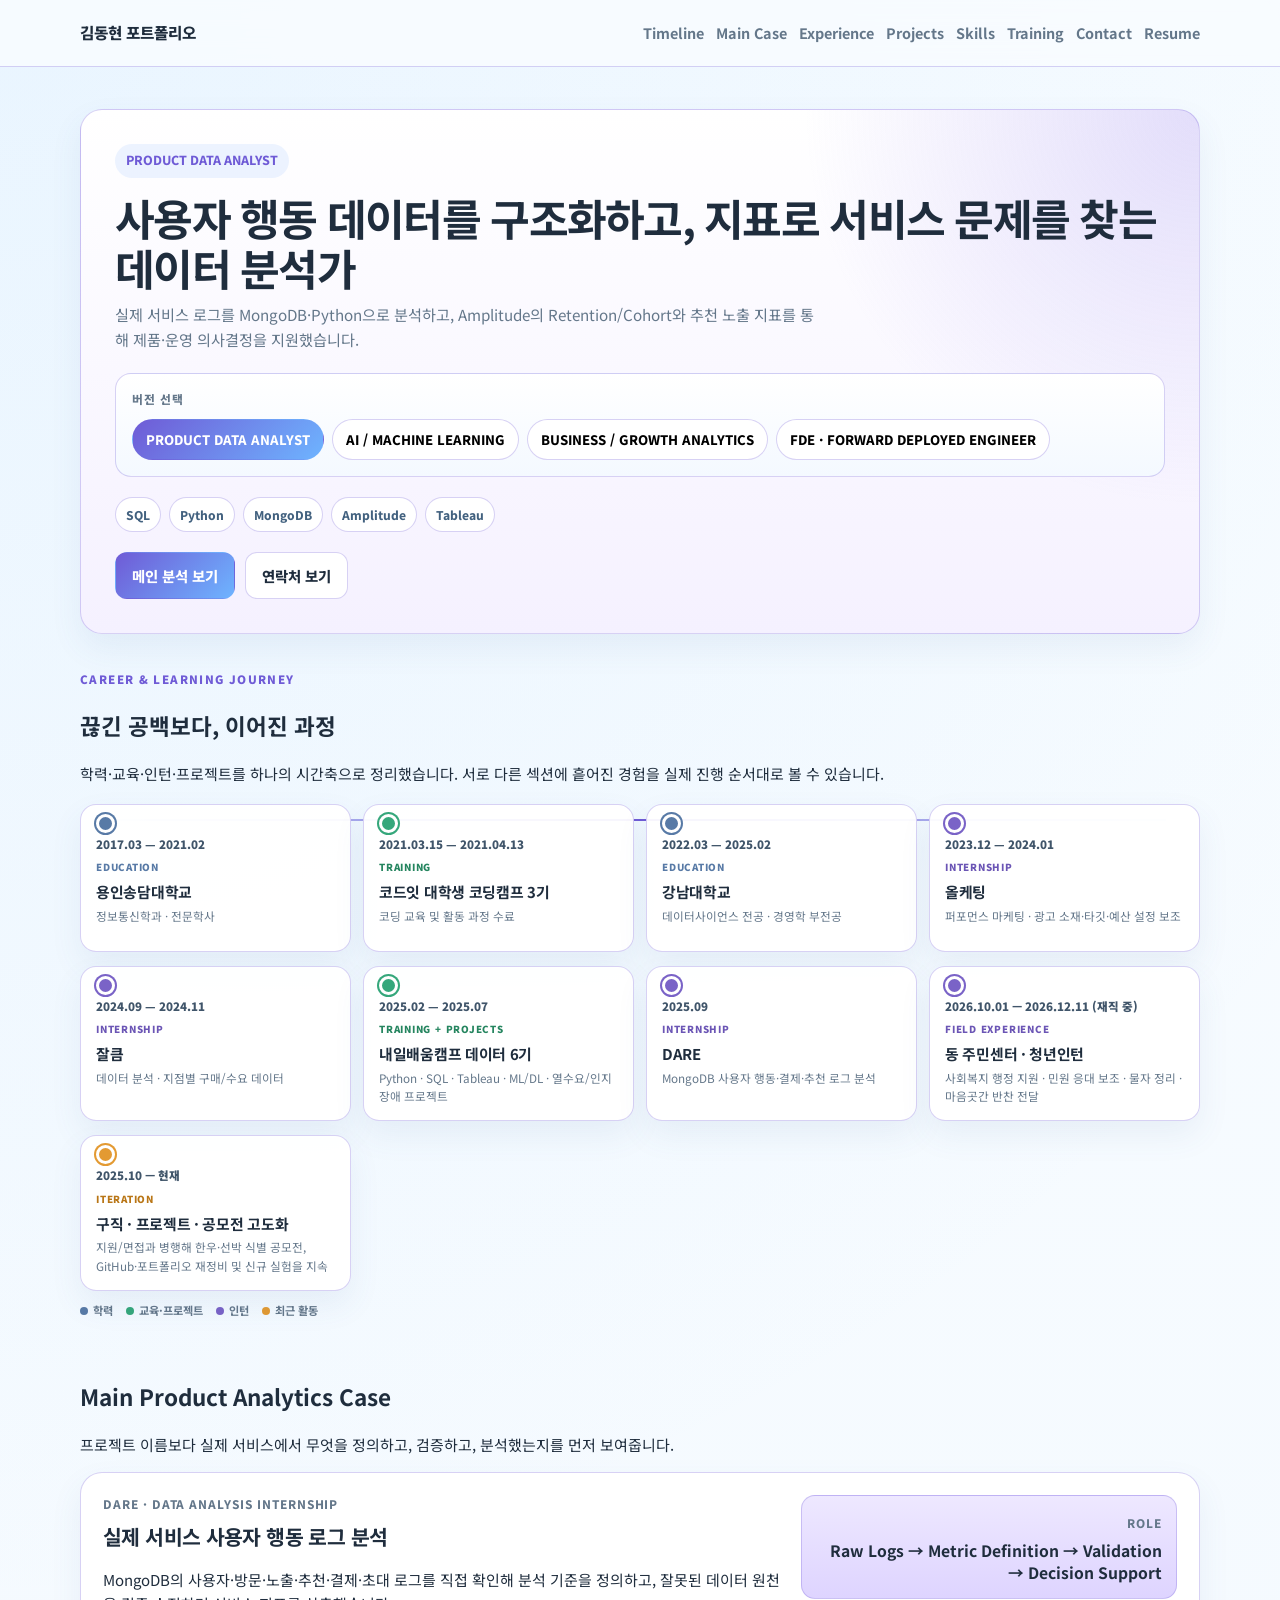
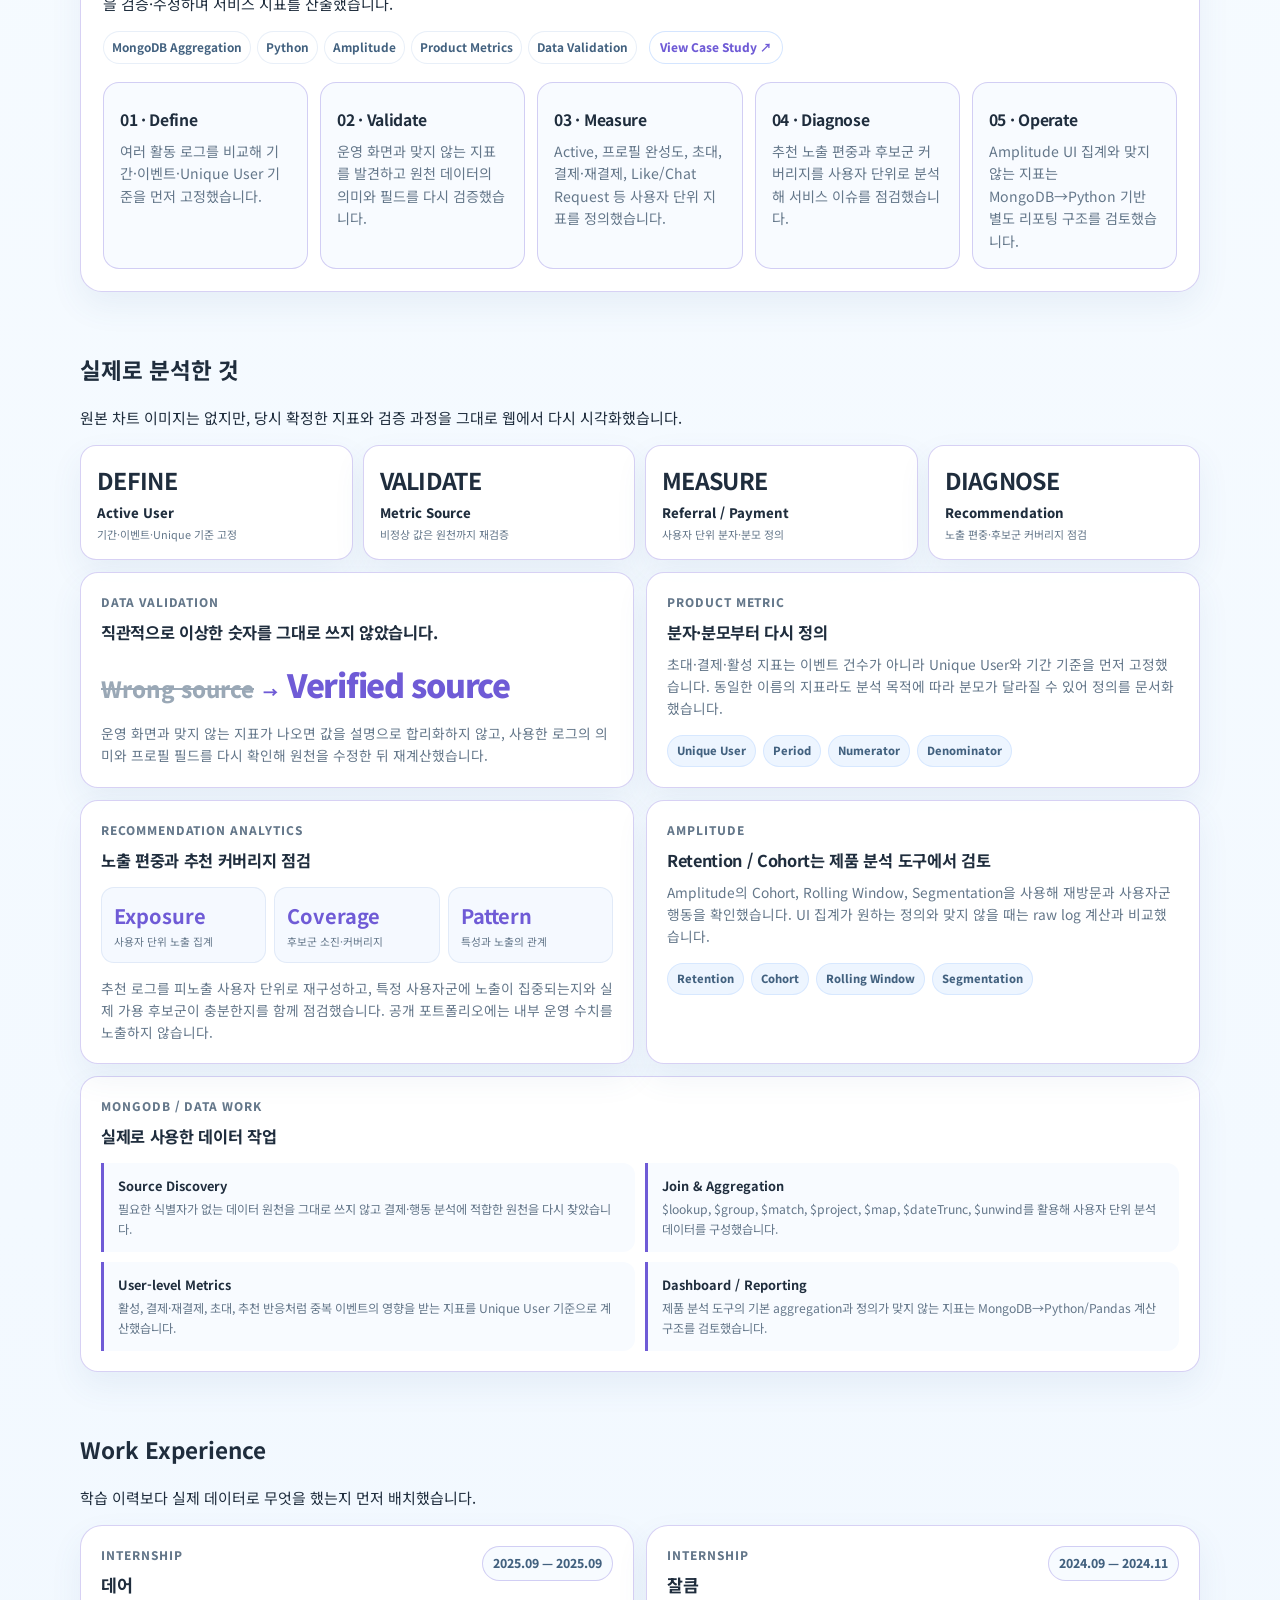
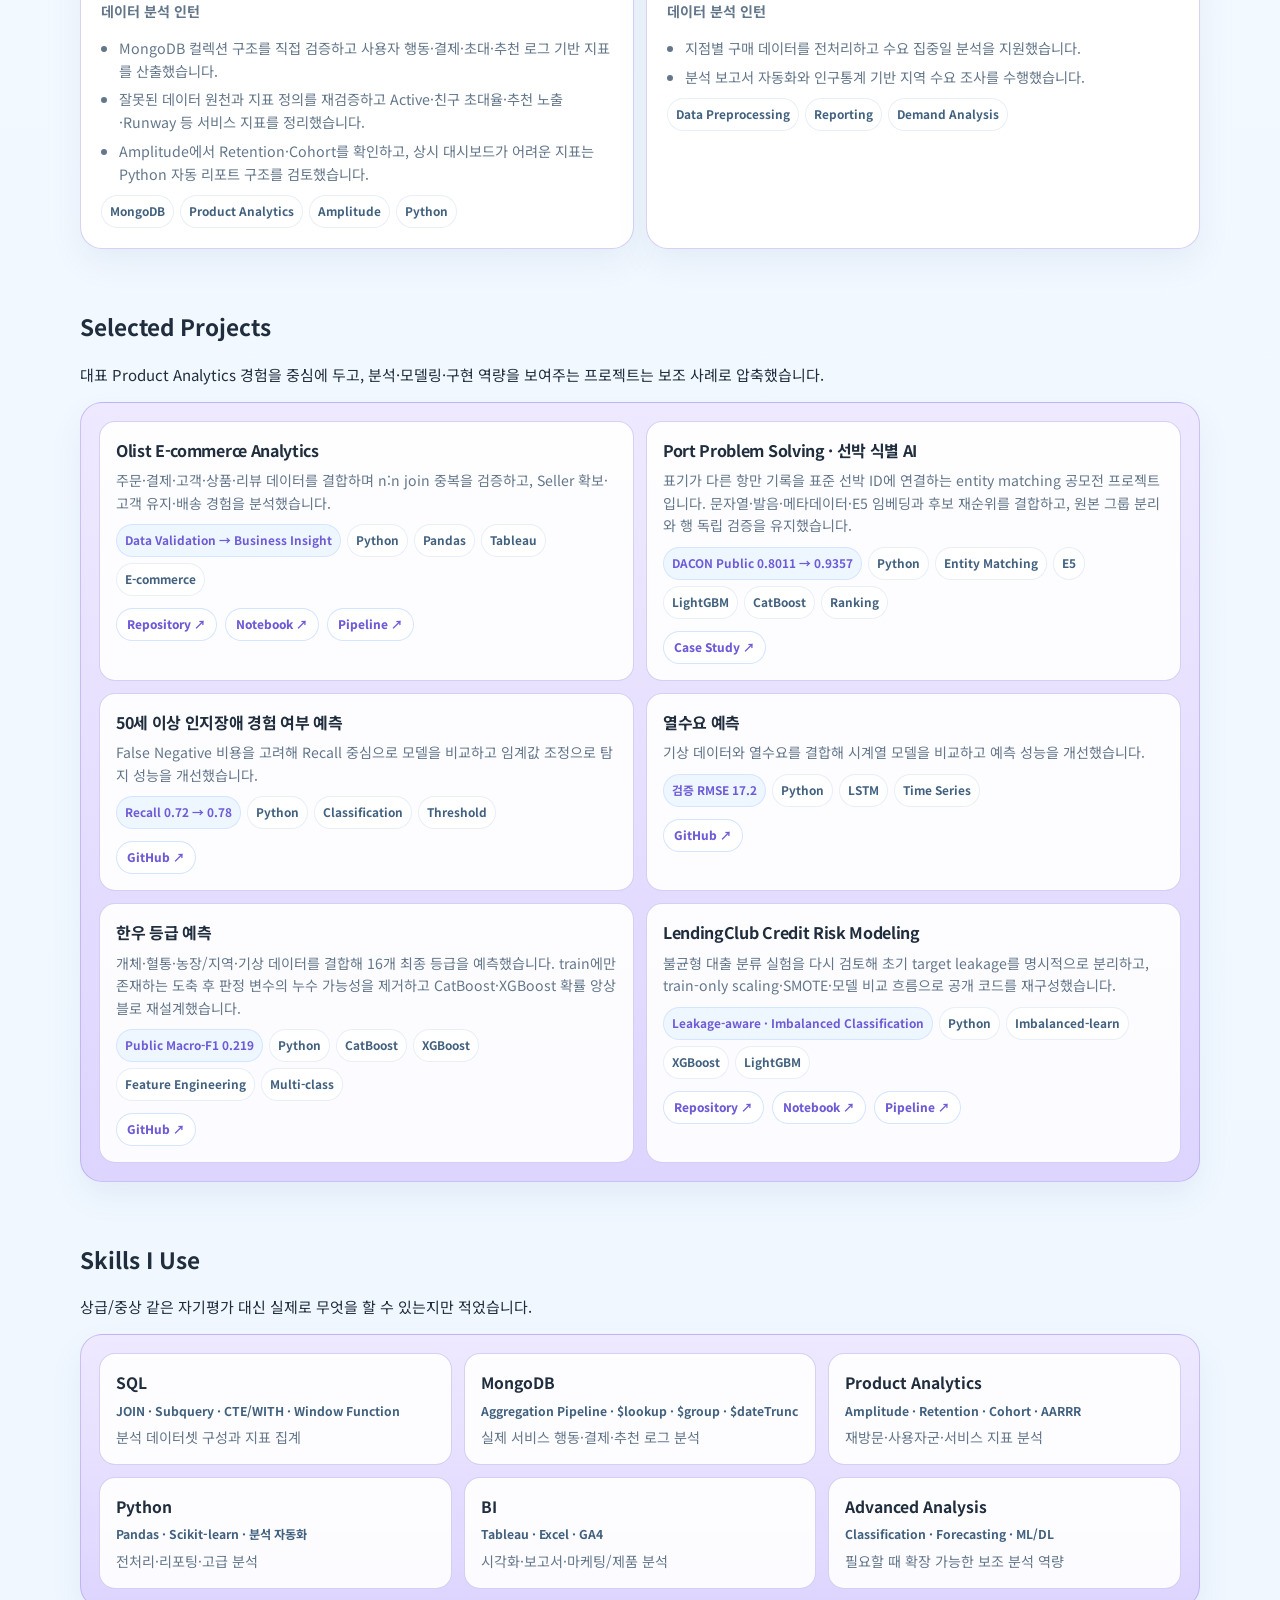
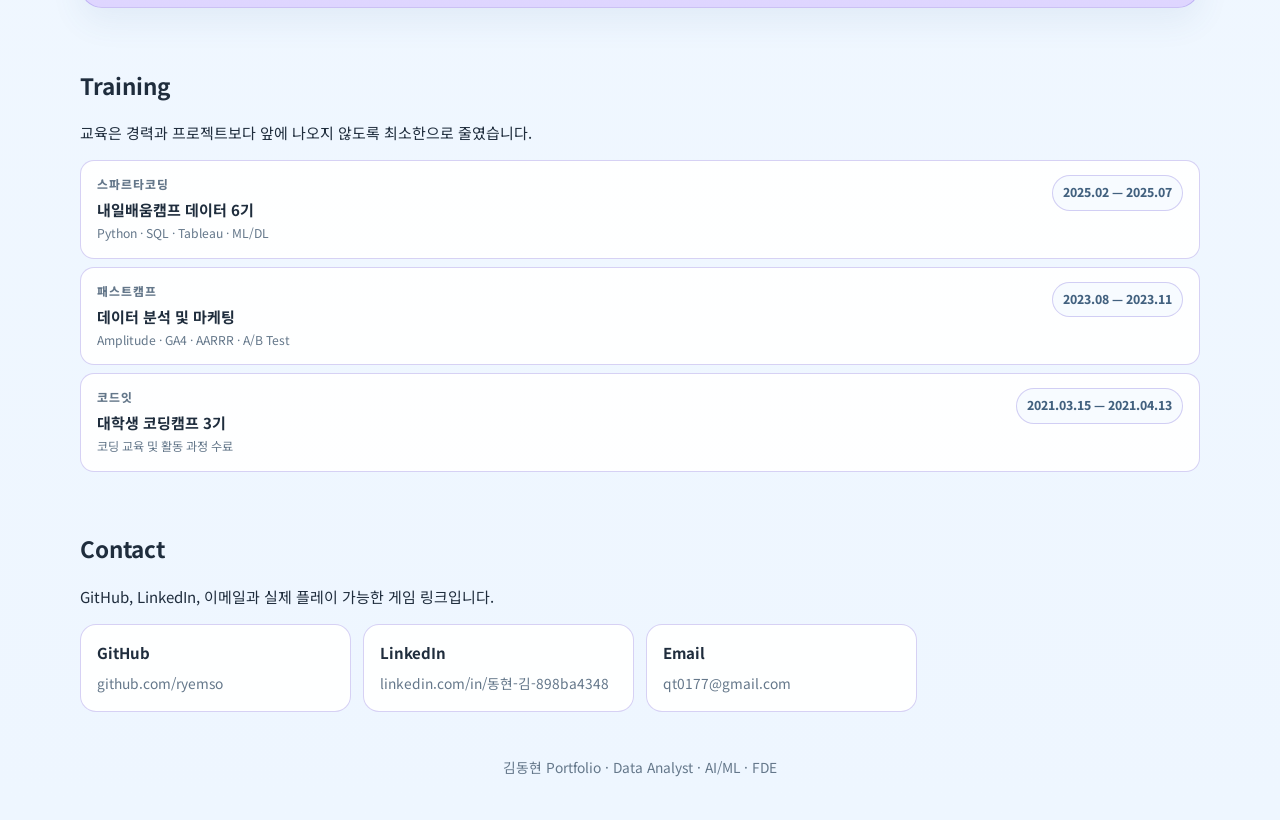
<file: index.html>
<!DOCTYPE html>
<html lang="ko">
<head>
  <meta charset="UTF-8" />
  <meta name="viewport" content="width=device-width, initial-scale=1.0" />
  <title>김동현 | Portfolio</title>
  <meta name="description" content="데이터 분석·AI/ML·Forward Deployed Engineer 직무별 프로젝트와 이력서를 확인할 수 있는 포트폴리오" />
  <link rel="preconnect" href="https://fonts.googleapis.com">
  <link rel="preconnect" href="https://fonts.gstatic.com" crossorigin>
  <link href="https://fonts.googleapis.com/css2?family=Noto+Sans+KR:wght@400;500;700;800&display=swap" rel="stylesheet">
  <link rel="stylesheet" href="./style.css?v=20261124-fde1" />
</head>
<body>
  <header class="topbar">
    <div class="wrap topbar-inner">
      <a href="#top" class="brand">
        <span>김동현 포트폴리오</span>
      </a>
      <nav class="nav">
        <a href="#career-timeline">Timeline</a>
        <a href="#main-project">Main Case</a>
        <a href="#experience">Experience</a>
        <a href="#projects">Projects</a>
        <a href="#strengths">Skills</a>
        <a href="#education">Training</a>
        <a href="#contact">Contact</a>
        <a id="resumeNavLink" href="./resume/">Resume</a>
      </nav>
    </div>
  </header>

  <main id="top">
    <section class="hero">
      <div class="wrap hero-grid">
        <div class="hero-main hero-merged panel">
          <div class="eyebrow" id="heroEyebrow">PRODUCT DATA ANALYST</div>
          <h1 id="heroTitle">사용자 행동과 서비스 데이터를 분석해 제품·사업 의사결정으로 연결하는 데이터 분석가</h1>
          <p class="hero-desc" id="heroDesc"></p>

          <div class="hero-version-block side-card">
            <div class="side-label" id="versionLabel">버전 선택</div>
            <div class="version-tabs" id="versionTabs"></div>
          </div>

          <div class="hero-core-stack" id="heroCoreStack"></div>

          <div class="hero-cta">
            <a class="btn btn-primary" id="mainProjectBtn" href="#main-project">메인 프로젝트 보기</a>
            <a class="btn btn-secondary" id="contactBtn" href="#contact">연락처 보기</a>
          </div>
        </div>
      </div>
    </section>

    <section class="section timeline-section" id="career-timeline">
      <div class="wrap">
        <div class="section-head compact">
          <div>
            <div class="timeline-kicker">CAREER & LEARNING JOURNEY</div>
            <h2>끊긴 공백보다, 이어진 과정</h2>
            <p>학력·교육·인턴·프로젝트를 하나의 시간축으로 정리했습니다. 서로 다른 섹션에 흩어진 경험을 실제 진행 순서대로 볼 수 있습니다.</p>
          </div>
        </div>
        <div class="career-timeline" aria-label="학력, 교육, 인턴, 프로젝트 타임라인">
          <article class="timeline-item type-education">
            <span class="timeline-period">2017.03 — 2021.02</span>
            <span class="timeline-type">EDUCATION</span>
            <h3>용인송담대학교</h3>
            <p>정보통신학과 · 전문학사</p>
          </article>
          <article class="timeline-item type-training">
            <span class="timeline-period">2021.03.15 — 2021.04.13</span>
            <span class="timeline-type">TRAINING</span>
            <h3>코드잇 대학생 코딩캠프 3기</h3>
            <p>코딩 교육 및 활동 과정 수료</p>
          </article>
          <article class="timeline-item type-education">
            <span class="timeline-period">2022.03 — 2025.02</span>
            <span class="timeline-type">EDUCATION</span>
            <h3>강남대학교</h3>
            <p>데이터사이언스 전공 · 경영학 부전공</p>
          </article>
          <article class="timeline-item type-intern">
            <span class="timeline-period">2023.12 — 2024.01</span>
            <span class="timeline-type">INTERNSHIP</span>
            <h3>올케팅</h3>
            <p>퍼포먼스 마케팅 · 광고 소재·타깃·예산 설정 보조</p>
          </article>
          <article class="timeline-item type-intern">
            <span class="timeline-period">2024.09 — 2024.11</span>
            <span class="timeline-type">INTERNSHIP</span>
            <h3>잘큼</h3>
            <p>데이터 분석 · 지점별 구매/수요 데이터</p>
          </article>
          <article class="timeline-item type-training">
            <span class="timeline-period">2025.02 — 2025.07</span>
            <span class="timeline-type">TRAINING + PROJECTS</span>
            <h3>내일배움캠프 데이터 6기</h3>
            <p>Python · SQL · Tableau · ML/DL · 열수요/인지장애 프로젝트</p>
          </article>
          <article class="timeline-item type-intern">
            <span class="timeline-period">2025.09</span>
            <span class="timeline-type">INTERNSHIP</span>
            <h3>DARE</h3>
            <p>MongoDB 사용자 행동·결제·추천 로그 분석</p>
          </article>
          <article class="timeline-item type-intern">
            <span class="timeline-period">2026.10.01 — 2026.12.11 (재직 중)</span>
            <span class="timeline-type">FIELD EXPERIENCE</span>
            <h3>동 주민센터 · 청년인턴</h3>
            <p>사회복지 행정 지원 · 민원 응대 보조 · 물자 정리 · 마음곳간 반찬 전달</p>
          </article>
          <article class="timeline-item type-current">
            <span class="timeline-period">2025.10 — 현재</span>
            <span class="timeline-type">ITERATION</span>
            <h3>구직 · 프로젝트 · 공모전 고도화</h3>
            <p>지원/면접과 병행해 한우·선박 식별 공모전, GitHub·포트폴리오 재정비 및 신규 실험을 지속</p>
          </article>
        </div>
        <div class="timeline-legend" aria-label="타임라인 범례">
          <span><i class="legend-dot education"></i>학력</span>
          <span><i class="legend-dot training"></i>교육·프로젝트</span>
          <span><i class="legend-dot intern"></i>인턴</span>
          <span><i class="legend-dot current"></i>최근 활동</span>
        </div>
      </div>
    </section>

    <section class="section" id="main-project">
      <div class="wrap">
        <div class="section-head compact">
          <div>
            <h2 id="mainProjectSectionTitle">Main Product Analytics Case</h2>
            <p id="mainProjectSectionDesc">실제 서비스 행동 로그를 구조화하고, 사용자 행동·추천 노출·Retention/Cohort를 분석해 의사결정으로 연결한 경험입니다.</p>
          </div>
        </div>

        <div class="main-project-card">
          <div class="main-top">
            <div>
              <div class="mini-label" id="mainProjectType">대표 프로젝트</div>
              <h3 id="mainProjectName">사용자 행동 로그 기반 서비스 분석</h3>
              <p class="muted" id="mainProjectIntro"></p>
              <div class="main-project-tags" id="mainProjectTags"></div>
            </div>
            <div class="main-result-box">
              <span class="mini-label" id="mainResultLabel">핵심 결과</span>
              <strong id="mainResultValue">행동 로그 → 지표 → 서비스 의사결정</strong>
            </div>
          </div>

          <div class="main-flow" id="mainFlow"></div>
        </div>
      </div>
    </section>
    <section class="section section-blue" id="case-evidence">
      <div class="wrap">
        <div class="section-head compact">
          <div>
            <h2 id="caseEvidenceTitle">What I Actually Analyzed</h2>
            <p id="caseEvidenceDesc">원본 차트 이미지 대신, 실제 분석에서 확정된 지표와 검증 과정을 웹에서 다시 시각화했습니다.</p>
          </div>
        </div>
        <div id="caseEvidence"></div>
      </div>
    </section>

    <section class="section" id="experience">
      <div class="wrap">
        <div class="section-head compact">
          <div>
            <h2 id="experienceTitle">Internship Experience</h2>
            <p id="experienceDesc">실제 서비스와 운영 데이터 안에서 분석 파이프라인과 의사결정 지원 업무를 경험했습니다.</p>
          </div>
        </div>
        <div class="experience-list" id="experienceList"></div>
      </div>
    </section>

    <section class="section section-blue" id="projects">
      <div class="wrap">
        <div class="section-head compact">
          <div>
            <h2 id="projectsTitle">Selected Projects</h2>
            <p id="projectSectionDesc">나머지 프로젝트는 카드 형태로 간결하게 정리했습니다.</p>
          </div>
        </div>
        <div class="project-grid compact-grid" id="projectGrid"></div>
      </div>
    </section>

    <section class="section section-blue" id="strengths">
      <div class="wrap">
        <div class="section-head compact">
          <div>
            <h2 id="strengthsTitle">Skills I Use</h2>
            <p id="strengthDesc">사용자 행동 분석, SQL 기반 데이터 추출, 서비스 로그 구조화, 고급 분석을 Product Analytics 관점으로 연결합니다.</p>
          </div>
        </div>
        <div class="strength-grid" id="strengthGrid"></div>
      </div>
    </section>

    <section class="section section-blue" id="education">
      <div class="wrap">
        <div class="section-head compact">
          <div>
            <h2 id="educationTitle">Training</h2>
            <p id="educationDesc">프로그래밍 기초에서 데이터 분석·모델링·제품 분석까지 학습 범위를 확장해 왔습니다.</p>
          </div>
        </div>
        <div class="education-list" id="educationList"></div>
      </div>
    </section>

    <section class="section" id="contact">
      <div class="wrap">
        <div class="section-head compact">
          <div>
            <h2 id="contactTitle">Contact</h2>
            <p id="contactDesc">연락처는 클릭하면 바로 이동하도록 구성했습니다.</p>
          </div>
        </div>
        <div class="contact-grid-simple" id="contactList"></div>
      </div>
    </section>
  </main>

  <footer>
    김동현 Portfolio · Data Analyst · AI/ML · FDE
  </footer>

  <script src="./script.js?v=20261126-jalkum1"></script>
  <script src="./ai.js?v=20261126-jalkum1"></script>
  <script src="./fde.js?v=20261126-jalkum1"></script>
</body>
</html>
</file>
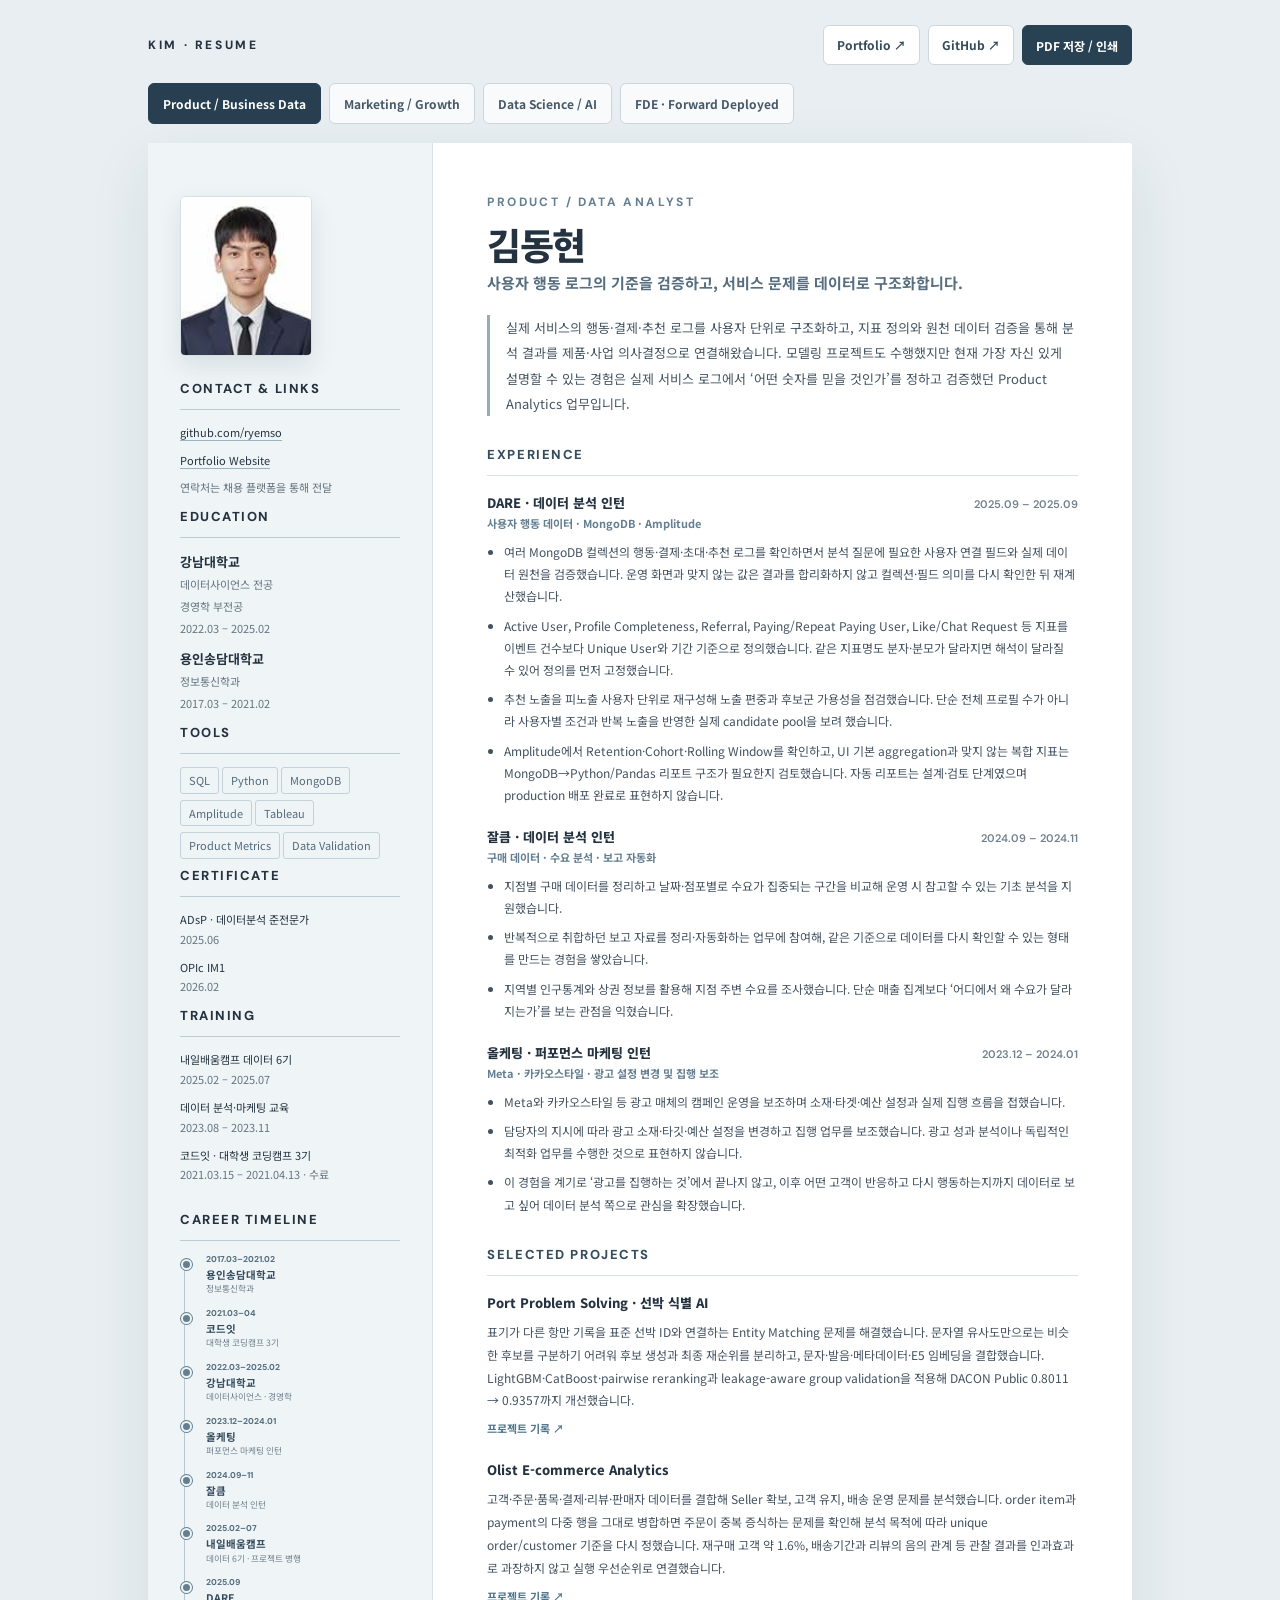
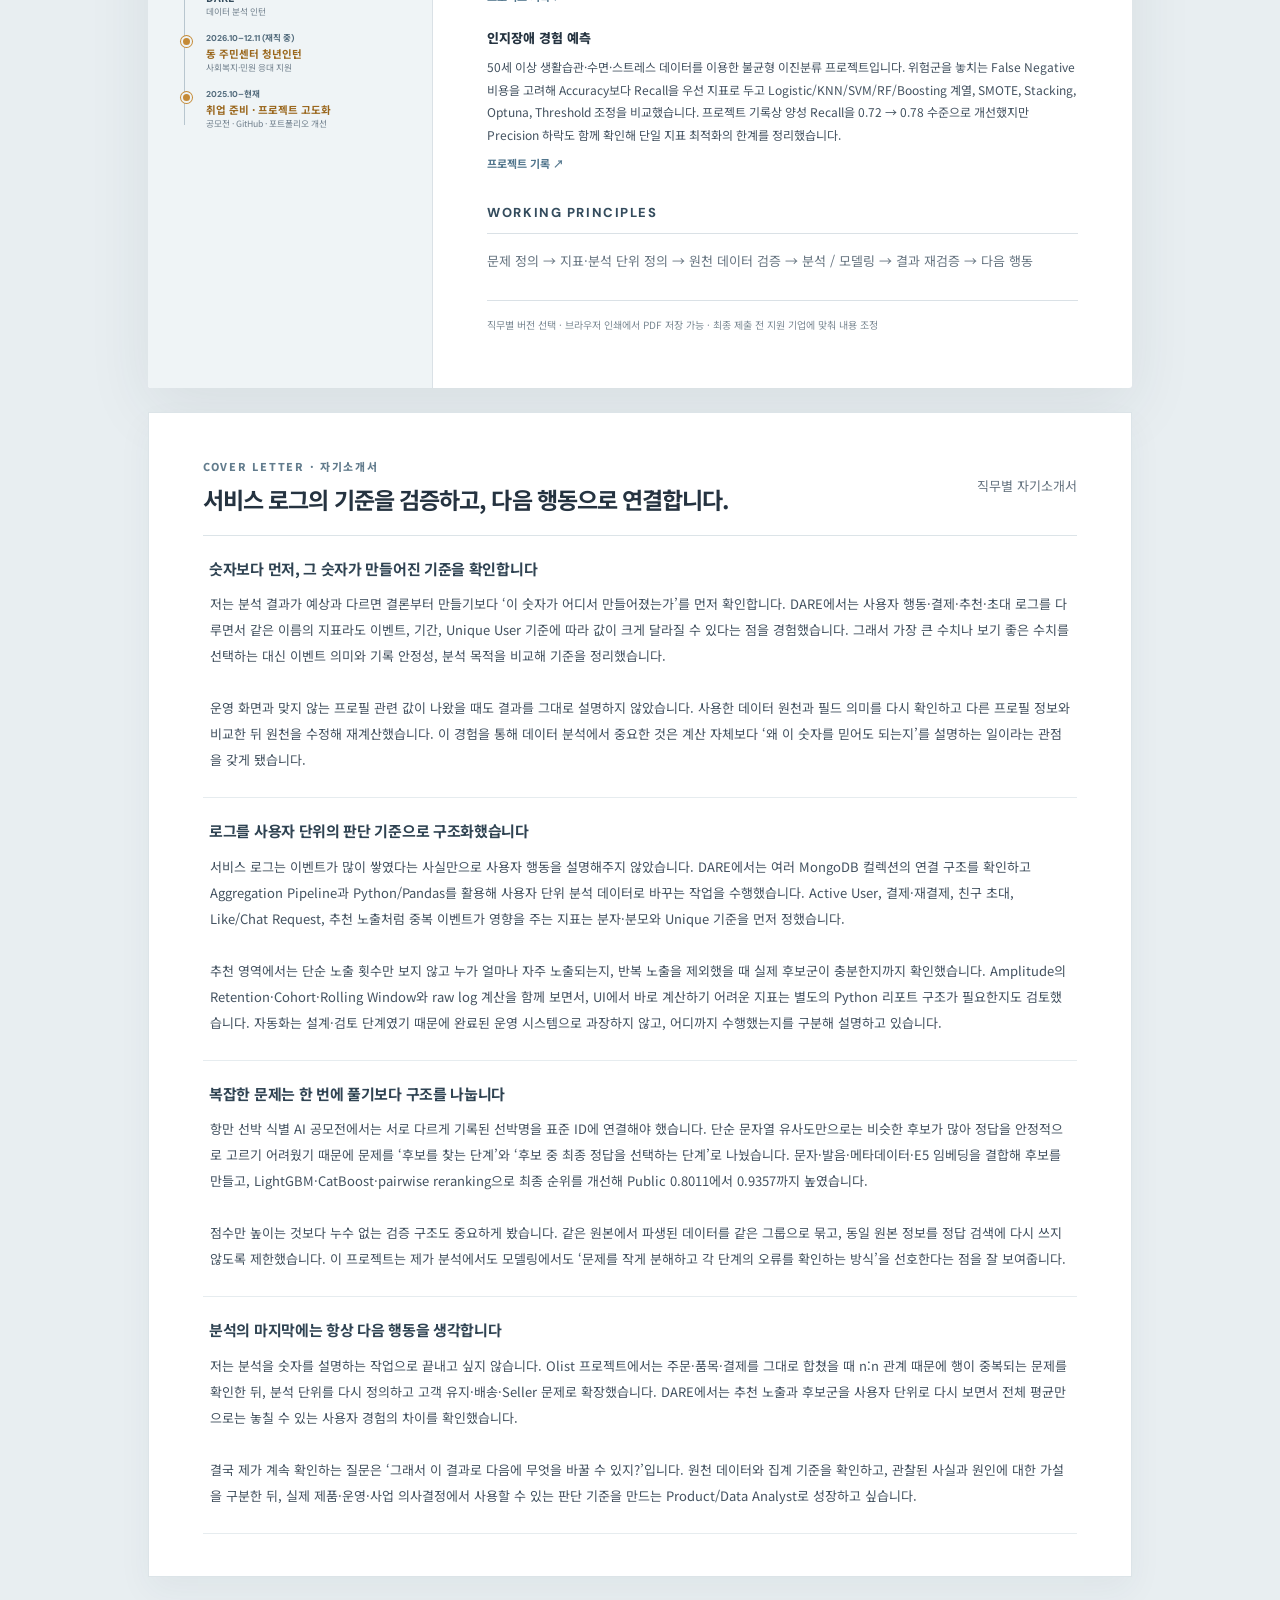
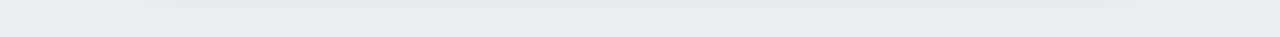
<file: resume/index.html>
<!doctype html>
<html lang="ko">
<head>
<meta charset="utf-8"><meta name="viewport" content="width=device-width,initial-scale=1">
<meta name="theme-color" content="#e9edef">
<meta name="description" content="김동현의 온라인 이력서. 데이터 분석, 마케팅·그로스 분석, 데이터사이언스 직무별 경력과 프로젝트">
<title>김동현 | Resume</title>
<link rel="preconnect" href="https://fonts.googleapis.com"><link rel="preconnect" href="https://fonts.gstatic.com" crossorigin>
<link href="https://fonts.googleapis.com/css2?family=DM+Sans:wght@400;500;600;700;800&family=Noto+Sans+KR:wght@400;500;600;700;800&display=swap" rel="stylesheet">
<style>
:root{--ink:#253340;--muted:#667480;--line:#dae1e6;--accent:#647f92;--tint:#eff4f6;--page:#fff;--bg:#e8eef1}
*{box-sizing:border-box}html{scroll-behavior:smooth}body{margin:0;background:var(--bg);font-family:"Noto Sans KR",sans-serif;color:var(--ink);font-size:13px;line-height:1.7}a{color:inherit}button{font-family:inherit;cursor:pointer}
.shell{max-width:1024px;margin:0 auto;padding:25px 20px 60px}.toolbar{display:flex;justify-content:space-between;align-items:center;gap:15px;margin-bottom:18px}.mark{font:800 12px "DM Sans",sans-serif;letter-spacing:.22em;text-transform:uppercase}.buttons{display:flex;gap:8px;flex-wrap:wrap}.action{background:#fff;color:#344b5a;text-decoration:none;border:1px solid #cdd7dc;border-radius:6px;padding:9px 13px;font-size:12px;font-weight:700}.action.primary{background:#294253;color:#fff;border-color:#294253}.tabs{display:flex;gap:8px;flex-wrap:wrap;margin-bottom:19px}.tabs button{border:1px solid #cbd6db;padding:11px 14px;border-radius:6px;background:#f9fafb;color:#465968;font-size:12px;font-weight:700}.tabs button[aria-selected="true"]{background:#273f50;color:white;border-color:#273f50}.paper{display:grid;grid-template-columns:29% 71%;background:var(--page);box-shadow:0 20px 65px #21374816;min-height:1060px;border-radius:3px;overflow:hidden}.side{background:var(--tint);padding:53px 32px 45px;border-right:1px solid var(--line)}.initials{width:68px;height:68px;border:2px solid #9eb1bc;display:grid;place-items:center;color:#4a6676;font-size:24px;font-family:"DM Sans",sans-serif;letter-spacing:-.1em;margin-bottom:32px}.side h3,.content h3{font-family:"DM Sans","Noto Sans KR",sans-serif;font-size:13px;font-weight:800;letter-spacing:.12em;text-transform:uppercase;margin:30px 0 13px;padding-bottom:9px;border-bottom:1px solid #bfcbd2}.side h3:first-of-type{margin-top:0}.side p{margin:0 0 8px}.side a{overflow-wrap:anywhere;text-decoration:none;border-bottom:1px solid #98b3c1}.muted{color:var(--muted)}.chip{display:inline-block;padding:3px 8px;border:1px solid #c5d2d9;color:#526b7c;border-radius:3px;margin:0 3px 6px 0;font-size:11px}.side .small{font-size:11px;line-height:1.8}.content{padding:49px 54px 55px}.eyebrow{font-family:"DM Sans",sans-serif;font-size:12px;font-weight:700;letter-spacing:.2em;text-transform:uppercase;color:var(--accent)}h1{font-size:37px;line-height:1.15;letter-spacing:-.05em;margin:10px 0 7px;font-weight:800}.subtitle{font-size:15px;font-weight:700;color:#566e7f;line-height:1.5;margin:0 0 20px}.summary{font-size:13px;color:#445562;line-height:1.95;border-left:3px solid #94acbb;padding-left:16px;margin-bottom:27px}.content h3{border-color:var(--line);margin-top:28px;margin-bottom:16px;color:#344c5d}.entry{margin-bottom:20px}.entrytop{display:flex;justify-content:space-between;gap:14px;align-items:baseline}.entry strong{font-size:13px;font-weight:800}.when{font:600 11px "DM Sans",sans-serif;color:#71808d;white-space:nowrap}.role{font-size:11px;font-weight:700;color:var(--accent);margin:0 0 5px}.entry p{margin:7px 0 0;font-size:12px;line-height:1.9;color:#435260}.entry ul{padding-left:17px;margin:8px 0}.entry li{margin:7px 0;color:#435260;font-size:12px;line-height:1.85}.projectlink{display:inline-block;margin-top:7px;font-size:11px;text-decoration:none;color:#52768d;font-weight:700}.footnote{padding-top:15px;border-top:1px solid var(--line);font-size:10px;color:#7b8993;margin-top:28px}.mobile-side{display:none}
@media(max-width:760px){.shell{padding:15px 10px 35px}.toolbar{align-items:flex-start}.tabs button{flex:1 1 150px}.paper{display:flex;flex-direction:column}.side{padding:25px 23px;border:0;border-bottom:1px solid var(--line)}.initials{display:none}.side-sections{display:grid;grid-template-columns:1fr 1fr;gap:0 18px}.side h3{margin-top:12px}.content{padding:28px 23px}.content h3{margin-top:23px}h1{font-size:31px}.entrytop{flex-wrap:wrap;gap:2px}.when{white-space:normal}}
@media print{@page{size:A4;margin:0}html,body{background:white!important;font-size:11px}.shell{max-width:none;padding:0}.toolbar,.tabs{display:none!important}.paper{border-radius:0;box-shadow:none;grid-template-columns:29% 71%;min-height:297mm;break-inside:avoid}.side{padding:32px 23px}.content{padding:32px 34px}.content h3{margin-top:20px}.entry{margin-bottom:13px}.entry p,.entry li{font-size:10px;line-height:1.65}.summary{font-size:11px;margin-bottom:16px}.side h3{margin-top:19px}.footnote{margin-top:10px}a{text-decoration:none}}
.profile-photo-wrap{width:132px;aspect-ratio:160/193;margin-bottom:22px;border:1px solid #d5e0e5;border-radius:5px;overflow:hidden;background:#fff;box-shadow:0 10px 24px rgba(24,46,64,.1)}.profile-photo{display:block;width:100%;height:100%;object-fit:cover;object-position:center top}@media(max-width:760px){.profile-photo-wrap{width:112px;margin-bottom:18px}}@media print{.profile-photo-wrap{width:115px;box-shadow:none}}

/* Career timeline · sidebar vertical */
.resume-timeline{margin-top:24px}
.resume-timeline h3{margin-top:24px!important}
.resume-timeline-list{position:relative;display:grid;gap:12px;margin-top:4px;padding-left:16px}
.resume-timeline-list::before{content:"";position:absolute;left:4px;top:5px;bottom:6px;width:1px;background:#b8c6cf}
.resume-time{position:relative;padding-left:10px}
.resume-time::before{content:"";position:absolute;left:-15px;top:5px;width:7px;height:7px;border-radius:50%;background:#647f92;border:2px solid var(--tint);box-shadow:0 0 0 1px #647f92}
.resume-time b{display:block;font:700 8.5px "DM Sans","Noto Sans KR",sans-serif;color:#526b7c;margin-bottom:2px}
.resume-time strong{display:block;font-size:10.5px;line-height:1.45;color:#344c5d}
.resume-time small{display:block;margin-top:1px;color:#71808d;font-size:8.7px;line-height:1.45}
.resume-time.current::before{background:#c58a36;box-shadow:0 0 0 1px #c58a36}
.resume-time.current strong{color:#9a671d}
@media(max-width:760px){.resume-timeline{grid-column:1/-1}.resume-timeline-list{grid-template-columns:repeat(2,minmax(0,1fr));padding-left:0}.resume-timeline-list::before{display:none}.resume-time{padding-left:14px;border-left:1px solid #b8c6cf}.resume-time::before{left:-5px;top:5px}}
@media print{
.resume-timeline{margin-top:15px;grid-column:auto!important}
.resume-timeline h3{margin-top:15px!important}
.resume-timeline-list{display:grid!important;grid-template-columns:1fr!important;gap:8px;padding-left:13px}
.resume-timeline-list::before{display:block!important}
.resume-time{padding-left:10px!important;border-left:0!important}
.resume-time b{font-size:7px}
.resume-time strong{font-size:8.2px}
.resume-time small{font-size:6.8px;line-height:1.35}
.resume-time::before{width:6px;height:6px;left:-12px}
}

/* Print layout hard reset: prevents mobile breakpoint from leaking into A4 print */
@media print{
  .paper{
    display:grid!important;
    grid-template-columns:29% 71%!important;
    flex-direction:initial!important;
    width:100%!important;
    min-height:297mm;
    overflow:visible;
  }
  .side{
    display:block!important;
    width:auto!important;
    min-width:0!important;
    padding:32px 23px!important;
    border-right:1px solid var(--line)!important;
    border-bottom:0!important;
  }
  .side-sections{
    display:block!important;
    grid-template-columns:none!important;
    gap:0!important;
  }
  .side-sections > section{
    display:block!important;
    width:auto!important;
    grid-column:auto!important;
  }
  .content{
    display:block!important;
    width:auto!important;
    min-width:0!important;
    padding:32px 34px!important;
  }
  .entrytop{
    display:flex!important;
    flex-wrap:nowrap!important;
    justify-content:space-between!important;
    align-items:baseline!important;
  }
  .when{white-space:nowrap!important}
}

/* Explicit print-only resume pages */
.print-resume{display:none}
.print-page{background:#fff}
.print-page-side{background:var(--tint);border-right:1px solid var(--line)}
@media print{
  .paper{display:none!important}
  .print-resume{display:block!important}
  .print-page{
    display:grid!important;
    grid-template-columns:29% 71%!important;
    width:210mm!important;
    min-height:297mm!important;
    break-after:page!important;
    page-break-after:always!important;
    overflow:visible!important;
  }
  .print-page:last-child{
    break-after:auto!important;
    page-break-after:auto!important;
  }
  .print-page-side{
    padding:32px 23px!important;
    border-right:1px solid var(--line)!important;
    border-bottom:0!important;
  }
  .print-page-content{
    padding:32px 34px!important;
    min-width:0!important;
  }
  .print-page .profile-photo-wrap{width:115px!important;box-shadow:none!important}
  .print-page .side-sections{display:block!important}
  .print-page .side-sections>section{display:block!important;width:auto!important}
  .print-page .content h3,
  .print-page-content h3{margin-top:20px}
  .print-page .entry{break-inside:avoid;page-break-inside:avoid;margin-bottom:13px}
  .print-page .entry p,
  .print-page .entry li{font-size:10px;line-height:1.65}
  .print-page .summary{font-size:11px;margin-bottom:16px}
  .print-page-side h3{margin-top:19px}
  .print-page .footnote{margin-top:10px}
  .print-page .resume-timeline{margin-top:15px;grid-column:auto!important}
  .print-page .resume-timeline-list{
    display:grid!important;
    grid-template-columns:1fr!important;
    gap:8px!important;
    padding-left:13px!important;
  }
  .print-page .resume-timeline-list::before{display:block!important}
  .print-page .resume-time{padding-left:10px!important;border-left:0!important}
  .print-page .resume-time b{font-size:7px}
  .print-page .resume-time strong{font-size:8.2px}
  .print-page .resume-time small{font-size:6.8px;line-height:1.35}
  .print-page .resume-time::before{width:6px;height:6px;left:-12px}
}
</style>
<style>
/* Cover-letter section */
.letter{max-width:1024px;margin:24px auto 0;background:#fff;padding:42px 54px;border:1px solid #dce4e8;box-shadow:0 14px 32px #2137480d}
.letter-head{display:flex;align-items:center;justify-content:space-between;gap:16px;padding-bottom:18px;border-bottom:1px solid #dce4e8}
.letter-head small{letter-spacing:.16em;text-transform:uppercase;color:#627c8d;font-weight:800}
.letter-head h2{font-size:23px;line-height:1.45;letter-spacing:-.04em;margin:6px 0 0}
.letter-item{border-bottom:1px solid #e6ecef}
.letter-item summary{padding:21px 6px;font-size:15px;font-weight:800;cursor:pointer;list-style:none;display:flex;align-items:center;justify-content:space-between;gap:16px}
.letter-item summary::after{content:"+";font:500 23px "DM Sans",sans-serif;color:#698496}
.letter-item[open] summary::after{content:"−"}
.letter-item summary::-webkit-details-marker{display:none}
.letter-item p{margin:0;padding:0 7px 24px;color:#435260;line-height:2;white-space:pre-line;font-size:13px}
.letter-item.expanded{padding:20px 6px}
.letter-item.expanded+.letter-item.expanded{border-top:0}
.letter-item-title{margin:0 0 10px!important;padding:0!important;border:0!important;font-size:15px!important;letter-spacing:-.02em!important;text-transform:none!important;color:#2f4352!important}
.letter-item.expanded p{padding:0 1px 4px}
@media(max-width:760px){.letter{margin:15px 0 0;padding:24px 21px}.letter-head h2{font-size:18px}.letter-item summary{font-size:13px}.letter-item-title{font-size:13px!important}}
@media print{.letter{break-before:page;box-shadow:none;border:0;padding:14mm 17mm;margin:0;max-width:none}.letter-item{break-inside:avoid}.letter-item p{display:block!important;padding-bottom:12px;font-size:10px;line-height:1.7}.letter-item summary{padding:14px 0 7px;font-size:12px}.letter-item summary::after{display:none}.letter-item.expanded{padding:10px 0}.letter-item-title{font-size:12px!important;margin-bottom:6px!important}.letter-head h2{font-size:17px}}
</style>
</head>
<body>
<div class="shell">
 <header class="toolbar"><span class="mark">KIM · RESUME</span><div class="buttons"><a class="action" href="../" target="_blank" rel="noopener">Portfolio ↗</a><a class="action" href="https://github.com/ryemso" target="_blank" rel="noopener">GitHub ↗</a><button class="action primary" onclick="window.print()">PDF 저장 / 인쇄</button></div></header>
 <nav class="tabs" role="tablist" aria-label="지원 직무별 이력서">
  <button type="button" data-mode="analyst" role="tab" aria-selected="true">Product / Business Data</button>
  <button type="button" data-mode="growth" role="tab" aria-selected="false">Marketing / Growth</button>
  <button type="button" data-mode="ml" role="tab" aria-selected="false">Data Science / AI</button>
  <button type="button" data-mode="fde" role="tab" aria-selected="false">FDE · Forward Deployed</button>
  <button type="button" data-mode="lotte" role="tab" aria-selected="false" hidden>LOTTE AX · Hotel</button>
  <button type="button" data-mode="mobidays" role="tab" aria-selected="false" hidden>MOBIDAYS · AI/AX</button>
 </nav>
 <main class="paper" id="resume">
  <aside class="side"><div class="profile-photo-wrap"><img class="profile-photo" src="./profile.jpg" alt="김동현 증명사진" width="160" height="193"></div>
   <div class="side-sections">
    <section><h3>CONTACT & LINKS</h3><p class="small"><a href="https://github.com/ryemso" target="_blank" rel="noopener">github.com/ryemso</a></p><p class="small"><a href="../" target="_blank" rel="noopener">Portfolio Website</a></p><p class="small muted">연락처는 채용 플랫폼을 통해 전달</p></section>
    <section><h3>EDUCATION</h3><p><b>강남대학교</b><br><span class="small muted">데이터사이언스 전공<br>경영학 부전공<br>2022.03 – 2025.02</span></p><p><b>용인송담대학교</b><br><span class="small muted">정보통신학과<br>2017.03 – 2021.02</span></p></section>
    <section><h3>TOOLS</h3><div id="skills"></div></section>
    <section><h3>CERTIFICATE</h3><p class="small">ADsP · 데이터분석 준전문가<br><span class="muted">2025.06</span></p><p class="small">OPIc IM1<br><span class="muted">2026.02</span></p></section>
    <section><h3>TRAINING</h3><p class="small">내일배움캠프 데이터 6기<br><span class="muted">2025.02 – 2025.07</span></p><p class="small">데이터 분석·마케팅 교육<br><span class="muted">2023.08 – 2023.11</span></p><p class="small">코드잇 · 대학생 코딩캠프 3기<br><span class="muted">2021.03.15 – 2021.04.13 · 수료</span></p></section>
    <section class="resume-timeline" aria-label="경력 및 학습 타임라인">
     <h3>CAREER TIMELINE</h3>
     <div class="resume-timeline-list">
      <div class="resume-time"><b>2017.03–2021.02</b><strong>용인송담대학교</strong><small>정보통신학과</small></div>
      <div class="resume-time"><b>2021.03–04</b><strong>코드잇</strong><small>대학생 코딩캠프 3기</small></div>
      <div class="resume-time"><b>2022.03–2025.02</b><strong>강남대학교</strong><small>데이터사이언스 · 경영학</small></div>
      <div class="resume-time"><b>2023.12–2024.01</b><strong>올케팅</strong><small>퍼포먼스 마케팅 인턴</small></div>
      <div class="resume-time"><b>2024.09–11</b><strong>잘큼</strong><small>데이터 분석 인턴</small></div>
      <div class="resume-time"><b>2025.02–07</b><strong>내일배움캠프</strong><small>데이터 6기 · 프로젝트 병행</small></div>
      <div class="resume-time"><b>2025.09</b><strong>DARE</strong><small>데이터 분석 인턴</small></div>
      <div class="resume-time current"><b>2026.10–12.11 (재직 중)</b><strong>동 주민센터 청년인턴</strong><small>사회복지·민원 응대 지원</small></div>
       <div class="resume-time current"><b>2025.10–현재</b><strong>취업 준비 · 프로젝트 고도화</strong><small>공모전 · GitHub · 포트폴리오 개선</small></div>
     </div>
    </section>
   </div>
  </aside>
  <section class="content">
   <div class="eyebrow" id="label">Product / Business Data Analyst</div>
   <h1>김동현</h1><p class="subtitle" id="headline"></p><div class="summary" id="summary"></div>
   <h3>Experience</h3>
   <div class="entry"><div class="entrytop"><strong>DARE · 데이터 분석 인턴</strong><span class="when">2025.09 – 2025.09</span></div><div class="role">사용자 행동 데이터 · MongoDB · Amplitude</div><ul id="dare"></ul></div>
   <div class="entry"><div class="entrytop"><strong>잘큼 · 데이터 분석 인턴</strong><span class="when">2024.09 – 2024.11</span></div><div class="role">구매 데이터 · 수요 분석 · 보고 자동화</div><ul>
    <li>지점별 구매 데이터를 정리하고 날짜·점포별로 수요가 집중되는 구간을 비교해 운영 시 참고할 수 있는 기초 분석을 지원했습니다.</li>
    <li>반복적으로 취합하던 보고 자료를 정리·자동화하는 업무에 참여해, 같은 기준으로 데이터를 다시 확인할 수 있는 형태를 만드는 경험을 쌓았습니다.</li>
    <li>지역별 인구통계와 상권 정보를 활용해 지점 주변 수요를 조사했습니다. 단순 매출 집계보다 ‘어디에서 왜 수요가 달라지는가’를 보는 관점을 익혔습니다.</li>
   </ul></div>
   <div class="entry"><div class="entrytop"><strong>올케팅 · 퍼포먼스 마케팅 인턴</strong><span class="when">2023.12 – 2024.01</span></div><div class="role">Meta · 카카오스타일 · 광고 설정 변경 및 집행 보조</div><ul>
    <li>Meta와 카카오스타일 등 광고 매체의 캠페인 운영을 보조하며 소재·타겟·예산 설정과 실제 집행 흐름을 접했습니다.</li>
    <li>담당자의 지시에 따라 광고 소재·타깃·예산 설정을 변경하고 집행 업무를 보조했습니다. 광고 성과 분석이나 독립적인 최적화 업무를 수행한 것으로 표현하지 않습니다.</li>
    <li>이 경험을 계기로 ‘광고를 집행하는 것’에서 끝나지 않고, 이후 어떤 고객이 반응하고 다시 행동하는지까지 데이터로 보고 싶어 데이터 분석 쪽으로 관심을 확장했습니다.</li>
   </ul></div>
   <h3>Selected Projects</h3><div id="projects"></div>
   <h3>Working Principles</h3><p id="principle" class="muted"></p>
   <div class="footnote">직무별 버전 선택 · 브라우저 인쇄에서 PDF 저장 가능 · 최종 제출 전 지원 기업에 맞춰 내용 조정</div>
  </section>
 </main>

 <div class="print-resume" id="printResume" aria-hidden="true">
  <section class="print-page print-page-1">
   <aside class="print-page-side side">
    <div class="profile-photo-wrap"><img class="profile-photo" src="./profile.jpg" alt="김동현 증명사진" width="160" height="193"></div>
    <div class="side-sections">
     <section><h3>CONTACT & LINKS</h3><p class="small"><a href="https://github.com/ryemso">github.com/ryemso</a></p><p class="small"><a href="../">Portfolio Website</a></p><p class="small muted">연락처는 채용 플랫폼을 통해 전달</p></section>
     <section><h3>EDUCATION</h3><p><b>강남대학교</b><br><span class="small muted">데이터사이언스 전공<br>경영학 부전공<br>2022.03 – 2025.02</span></p><p><b>용인송담대학교</b><br><span class="small muted">정보통신학과<br>2017.03 – 2021.02</span></p></section>
     <section><h3>TOOLS</h3><div id="skillsPrint"></div></section>
     <section><h3>CERTIFICATE</h3><p class="small">ADsP · 데이터분석 준전문가<br><span class="muted">2025.06</span></p><p class="small">OPIc IM1<br><span class="muted">2026.02</span></p></section>
    </div>
   </aside>
   <section class="print-page-content content">
    <div class="eyebrow" id="labelPrint">Product / Business Data Analyst</div>
    <h1>김동현</h1>
    <p class="subtitle" id="headlinePrint"></p>
    <div class="summary" id="summaryPrint"></div>
    <h3>Experience</h3>
    <div class="entry"><div class="entrytop"><strong>DARE · 데이터 분석 인턴</strong><span class="when">2025.09 – 2025.09</span></div><div class="role">사용자 행동 데이터 · MongoDB · Amplitude</div><ul id="darePrint"></ul></div>
    <div class="entry"><div class="entrytop"><strong>잘큼 · 데이터 분석 인턴</strong><span class="when">2024.09 – 2024.11</span></div><div class="role">구매 데이터 · 수요 분석 · 보고 자동화</div><ul>
     <li>지점별 구매 데이터를 정리하고 날짜·점포별로 수요가 집중되는 구간을 비교해 운영 시 참고할 수 있는 기초 분석을 지원했습니다.</li>
     <li>반복적으로 취합하던 보고 자료를 정리·자동화하는 업무에 참여해, 같은 기준으로 데이터를 다시 확인할 수 있는 형태를 만드는 경험을 쌓았습니다.</li>
     <li>지역별 인구통계와 상권 정보를 활용해 지점 주변 수요를 조사했습니다. 단순 매출 집계보다 ‘어디에서 왜 수요가 달라지는가’를 보는 관점을 익혔습니다.</li>
    </ul></div>
    <div class="entry"><div class="entrytop"><strong>올케팅 · 퍼포먼스 마케팅 인턴</strong><span class="when">2023.12 – 2024.01</span></div><div class="role">Meta · 카카오스타일 · 광고 설정 변경 및 집행 보조</div><ul>
     <li>Meta와 카카오스타일 등 광고 매체의 캠페인 운영을 보조하며 소재·타겟·예산 설정과 실제 집행 흐름을 접했습니다.</li>
     <li>담당자의 지시에 따라 광고 소재·타깃·예산 설정을 변경하고 집행 업무를 보조했습니다. 광고 성과 분석이나 독립적인 최적화 업무를 수행한 것으로 표현하지 않습니다.</li>
     <li>이 경험을 계기로 ‘광고를 집행하는 것’에서 끝나지 않고, 이후 어떤 고객이 반응하고 다시 행동하는지까지 데이터로 보고 싶어 데이터 분석 쪽으로 관심을 확장했습니다.</li>
    </ul></div>
   </section>
  </section>

  <section class="print-page print-page-2">
   <aside class="print-page-side side">
    <section><h3>TRAINING</h3>
     <p class="small">내일배움캠프 데이터 6기<br><span class="muted">2025.02 – 2025.07</span></p>
     <p class="small">데이터 분석·마케팅 교육<br><span class="muted">2023.08 – 2023.11</span></p>
     <p class="small">코드잇 · 대학생 코딩캠프 3기<br><span class="muted">2021.03.15 – 2021.04.13 · 수료</span></p>
    </section>
    <section class="resume-timeline" aria-label="경력 및 학습 타임라인">
     <h3>CAREER TIMELINE</h3>
     <div class="resume-timeline-list">
      <div class="resume-time"><b>2017.03–2021.02</b><strong>용인송담대학교</strong><small>정보통신학과</small></div>
      <div class="resume-time"><b>2021.03–04</b><strong>코드잇</strong><small>대학생 코딩캠프 3기</small></div>
      <div class="resume-time"><b>2022.03–2025.02</b><strong>강남대학교</strong><small>데이터사이언스 · 경영학</small></div>
      <div class="resume-time"><b>2023.12–2024.01</b><strong>올케팅</strong><small>퍼포먼스 마케팅 인턴</small></div>
      <div class="resume-time"><b>2024.09–11</b><strong>잘큼</strong><small>데이터 분석 인턴</small></div>
      <div class="resume-time"><b>2025.02–07</b><strong>내일배움캠프</strong><small>데이터 6기 · 프로젝트 병행</small></div>
      <div class="resume-time"><b>2025.09</b><strong>DARE</strong><small>데이터 분석 인턴</small></div>
      <div class="resume-time current"><b>2026.10–12.11 (재직 중)</b><strong>동 주민센터 청년인턴</strong><small>사회복지·민원 응대 지원</small></div>
       <div class="resume-time current"><b>2025.10–현재</b><strong>취업 준비 · 프로젝트 고도화</strong><small>공모전 · GitHub · 포트폴리오 개선</small></div>
     </div>
    </section>
   </aside>
   <section class="print-page-content content">
    <h3>Selected Projects</h3>
    <div id="projectsPrint"></div>
    <h3>Working Principles</h3>
    <p id="principlePrint" class="muted"></p>
    <div class="footnote">직무별 버전 선택 · 브라우저 인쇄에서 PDF 저장 가능 · 최종 제출 전 지원 기업에 맞춰 내용 조정</div>
   </section>
  </section>
 </div>

<section class="letter" id="cover-letter" aria-labelledby="letterTitle"><div class="letter-head"><div><small>Cover Letter · 자기소개서</small><h2 id="letterTitle"></h2></div><span class="muted">직무별 자기소개서</span></div><div id="letterItems"></div></section>
</div>
<script>

const letters={
  fde:[
 [
  "현장의 문제를 실제 작동하는 도구로 바꾸고 싶습니다",
  "제가 FDE 직무에 관심을 갖는 이유는 문제를 분석하는 데서 멈추지 않고, 현업이 사용할 수 있는 기능으로 연결하는 과정에 흥미가 있기 때문입니다. DARE 인턴에서는 서비스 사용자 행동 분석 요청을 받고 Amplitude 이벤트와 MongoDB 원천 컬렉션을 직접 탐색했습니다. 처음 확인한 데이터에 필요한 사용자 연결 키가 없어 다른 컬렉션의 구조를 다시 확인했고, AI와 협업해 작성한 Aggregation Pipeline을 실행해 결제·초대·추천 데이터를 사용자 단위로 집계했습니다. 이 경험은 기술을 먼저 정하는 것보다 실제 문제와 데이터 원천을 이해하는 일이 중요하다는 것을 보여주었습니다."
 ],
 [
  "AI 업무 실행 시스템을 기획에서 구현으로 연결했습니다",
  "개인 프로젝트 My Little Office에서는 사용자 지시를 역할별 작업으로 분해하고, 로컬 Codex CLI와 Python 실행기, SQLite 대기열 및 작업 사본을 연결하는 구조를 만들었습니다. 작업 완료를 문장으로만 표시하지 않고 변경 파일·명령·종료 코드·검토 결과로 확인하도록 설계했습니다. 승인 후 원본 반영 시 충돌을 검사하고 백업을 남기는 기능과 단위 테스트도 구성했습니다. 다만 테스트의 일부는 Codex 모의 응답을 사용하고, 실제 고객사 운영 환경에서 검증된 시스템이라고 주장하지 않습니다. 코드에서 확인되는 구현 범위와 남은 운영 과제를 분리하고 있습니다."
 ],
 [
  "사용자 검수와 데이터 정확성을 제품 흐름에 넣었습니다",
  "Cat Hero에서는 보상 스크린샷의 OCR 결과를 바로 정답으로 사용하지 않고 사용자가 보상명과 수량을 확인·수정한 뒤 정산하도록 만들었습니다. Supabase 연결, 수기 입력, Excel 내보내기, 웹 빌드와 테스트 구성을 갖추면서 기술적으로 가능한 기능과 실제로 믿고 사용할 수 있는 기능의 차이를 배웠습니다. 항만 선박 식별 AI에서는 문자·발음·임베딩·재순위 모델을 통해 표기가 다른 기록을 표준 ID로 연결했고, Public·Private 평가 차이와 패키징 문제를 기록했습니다. 데이터 품질과 예외 상황을 검증하는 태도는 FDE에서 필요한 기본기라고 생각합니다."
 ],
 [
  "고객과 시스템을 함께 이해하는 엔지니어로 성장하겠습니다",
  "입사 초기에는 고객 업무 절차를 관찰해 반복 작업과 오류 비용을 정의하고, Python·JavaScript·SQL 및 AI 도구로 작은 검증 가능한 기능을 만드는 데 집중하겠습니다. 그다음 기존 시스템과의 API 연결, 로그·권한·테스트·배포 기준을 학습해 프로토타입이 실제 운영에서도 유지될 수 있도록 역량을 넓히겠습니다. 아직 고객사 프로덕션 배포와 장애 대응을 직접 책임진 경험은 부족합니다. 이를 숨기기보다 이미 만든 도구의 실패 조건을 직접 설명하고, 실제 사용자 테스트와 수정 기록을 확보하며 현업과 엔지니어링을 연결하는 FDE로 성장하겠습니다."
 ]
],
 analyst:[
  ["숫자보다 먼저, 그 숫자가 만들어진 기준을 확인합니다",
   "저는 분석 결과가 예상과 다르면 결론부터 만들기보다 ‘이 숫자가 어디서 만들어졌는가’를 먼저 확인합니다. DARE에서는 사용자 행동·결제·추천·초대 로그를 다루면서 같은 이름의 지표라도 이벤트, 기간, Unique User 기준에 따라 값이 크게 달라질 수 있다는 점을 경험했습니다. 그래서 가장 큰 수치나 보기 좋은 수치를 선택하는 대신 이벤트 의미와 기록 안정성, 분석 목적을 비교해 기준을 정리했습니다.\n\n운영 화면과 맞지 않는 프로필 관련 값이 나왔을 때도 결과를 그대로 설명하지 않았습니다. 사용한 데이터 원천과 필드 의미를 다시 확인하고 다른 프로필 정보와 비교한 뒤 원천을 수정해 재계산했습니다. 이 경험을 통해 데이터 분석에서 중요한 것은 계산 자체보다 ‘왜 이 숫자를 믿어도 되는지’를 설명하는 일이라는 관점을 갖게 됐습니다."],
  ["로그를 사용자 단위의 판단 기준으로 구조화했습니다",
   "서비스 로그는 이벤트가 많이 쌓였다는 사실만으로 사용자 행동을 설명해주지 않았습니다. DARE에서는 여러 MongoDB 컬렉션의 연결 구조를 확인하고 Aggregation Pipeline과 Python/Pandas를 활용해 사용자 단위 분석 데이터로 바꾸는 작업을 수행했습니다. Active User, 결제·재결제, 친구 초대, Like/Chat Request, 추천 노출처럼 중복 이벤트가 영향을 주는 지표는 분자·분모와 Unique 기준을 먼저 정했습니다.\n\n추천 영역에서는 단순 노출 횟수만 보지 않고 누가 얼마나 자주 노출되는지, 반복 노출을 제외했을 때 실제 후보군이 충분한지까지 확인했습니다. Amplitude의 Retention·Cohort·Rolling Window와 raw log 계산을 함께 보면서, UI에서 바로 계산하기 어려운 지표는 별도의 Python 리포트 구조가 필요한지도 검토했습니다. 자동화는 설계·검토 단계였기 때문에 완료된 운영 시스템으로 과장하지 않고, 어디까지 수행했는지를 구분해 설명하고 있습니다."],
  ["복잡한 문제는 한 번에 풀기보다 구조를 나눕니다",
   "항만 선박 식별 AI 공모전에서는 서로 다르게 기록된 선박명을 표준 ID에 연결해야 했습니다. 단순 문자열 유사도만으로는 비슷한 후보가 많아 정답을 안정적으로 고르기 어려웠기 때문에 문제를 ‘후보를 찾는 단계’와 ‘후보 중 최종 정답을 선택하는 단계’로 나눴습니다. 문자·발음·메타데이터·E5 임베딩을 결합해 후보를 만들고, LightGBM·CatBoost·pairwise reranking으로 최종 순위를 개선해 Public 0.8011에서 0.9357까지 높였습니다.\n\n점수만 높이는 것보다 누수 없는 검증 구조도 중요하게 봤습니다. 같은 원본에서 파생된 데이터를 같은 그룹으로 묶고, 동일 원본 정보를 정답 검색에 다시 쓰지 않도록 제한했습니다. 이 프로젝트는 제가 분석에서도 모델링에서도 ‘문제를 작게 분해하고 각 단계의 오류를 확인하는 방식’을 선호한다는 점을 잘 보여줍니다."],
  ["분석의 마지막에는 항상 다음 행동을 생각합니다",
   "저는 분석을 숫자를 설명하는 작업으로 끝내고 싶지 않습니다. Olist 프로젝트에서는 주문·품목·결제를 그대로 합쳤을 때 n:n 관계 때문에 행이 중복되는 문제를 확인한 뒤, 분석 단위를 다시 정의하고 고객 유지·배송·Seller 문제로 확장했습니다. DARE에서는 추천 노출과 후보군을 사용자 단위로 다시 보면서 전체 평균만으로는 놓칠 수 있는 사용자 경험의 차이를 확인했습니다.\n\n결국 제가 계속 확인하는 질문은 ‘그래서 이 결과로 다음에 무엇을 바꿀 수 있지?’입니다. 원천 데이터와 집계 기준을 확인하고, 관찰된 사실과 원인에 대한 가설을 구분한 뒤, 실제 제품·운영·사업 의사결정에서 사용할 수 있는 판단 기준을 만드는 Product/Data Analyst로 성장하고 싶습니다."]
 ],
 growth:[
  ["광고 성과 데이터에서 고객 행동 데이터로 관심을 확장했습니다",
   "올케팅에서 퍼포먼스 마케팅 인턴으로 근무하며 Meta와 카카오스타일 캠페인의 소재·타겟·예산 설정과 광고 운영 흐름을 보조했습니다. 광고 시스템에서 소재·타깃·예산 설정 방식을 접했습니다. 당시 역할은 담당자 지시에 따른 설정 변경 및 집행 보조였으며, ROAS 분석이나 독자적인 캠페인 최적화를 수행한 경험으로 표현하지 않습니다.\n\n이후 잘큼에서는 지점별 구매와 지역 수요 데이터를, DARE에서는 실제 서비스의 행동·결제·추천 로그를 다루면서 관심이 광고 클릭 이후의 고객 행동으로 넓어졌습니다. 지금은 유입 자체보다 어떤 사용자가 들어오고, 어떤 행동을 하고, 다시 돌아오며, 어느 단계에서 이탈하는지를 함께 보는 Growth Analytics에 더 큰 관심을 두고 있습니다."],
  ["고객을 평균값 하나로 보지 않습니다",
   "Olist 이커머스 분석에서는 신규·반복 구매 고객을 분리하고 배송기간·리뷰·Seller 구조를 함께 봤습니다. 재구매 고객 비중이 약 1.6%라는 관찰값을 확인했지만, 이를 곧바로 ‘신규 유입이 충분하다’거나 ‘리텐션이 나쁘다’는 단정으로 연결하지 않았습니다. 데이터 기간과 고객 식별 기준, 주문 단위가 어떻게 구성됐는지를 먼저 확인했습니다.\n\nDARE의 추천 로그에서도 전체 평균 노출량만 보면 서비스 구조를 이해하기 어렵다고 판단했습니다. 추천 노출을 피노출 사용자 단위로 재구성하고 사용자별 후보 가용성과 노출 편중을 함께 점검했습니다. Growth에서 중요한 것은 평균 KPI 하나를 높이는 것보다 어떤 고객군에서 변화가 발생했는지를 구분해 다음 실행 대상을 찾는 일이라고 생각합니다."],
  ["전환율을 보기 전에 분모와 행동 정의를 확인합니다",
   "전환·유지 지표는 이름이 같아도 어떤 이벤트를 시작점으로 잡는지, 어느 기간을 보는지, 이벤트 건수를 셀지 Unique User를 셀지에 따라 전혀 다른 의미가 됩니다. DARE에서는 결제·재결제·초대·활성 사용자 등 여러 지표를 계산하면서 이 차이를 반복적으로 확인했습니다. 운영 화면과 raw log 결과가 다를 때는 수치를 맞추기보다 데이터 원천과 정의를 다시 검증했습니다.\n\nOlist에서도 주문·품목·결제 테이블을 단순 병합하면 동일 주문이 여러 행으로 증식했습니다. 그래서 분석 질문에 따라 order_id의 고유 건수와 고객 단위를 분리해 사용했습니다. 마케팅·그로스 분석에서도 캠페인 성과를 보기 전에 측정 구조부터 확인해야 잘못된 의사결정을 줄일 수 있다고 생각합니다."],
  ["실행과 측정 사이를 연결하는 분석가가 되고 싶습니다",
   "저는 광고 운영, 구매 데이터, 서비스 행동 로그를 순서대로 경험했습니다. 이 과정에서 실행과 분석은 별개의 일이 아니라 서로 연결되어야 한다고 느꼈습니다. 캠페인이나 프로모션을 실행했다면 어느 고객군이 반응했는지, 서비스 변경을 했다면 Retention이나 반복 행동이 실제로 달라졌는지, 추천 구조를 바꿨다면 특정 사용자에게만 기회가 집중되지는 않았는지를 확인할 수 있어야 합니다.\n\n앞으로는 캠페인·CRM·제품 변화의 목적을 먼저 지표로 정의하고, 사용자 세그먼트와 행동 단계를 나눠 효과를 측정한 뒤 다음 실행 우선순위를 제안하는 Marketing/Growth Analyst로 성장하고 싶습니다."]
 ],
 ml:[
  ["모델을 고르기 전에 예측 문제가 어떻게 만들어졌는지 확인합니다",
   "저는 모델링에서 가장 먼저 알고리즘을 선택하기보다 타깃이 무엇인지, 입력 변수는 예측 시점에 실제로 존재하는지, 어떤 오류를 줄여야 하는지를 확인합니다. 한우 등급 예측에서는 train에만 존재하는 도축 후 판정 변수가 높은 설명력을 가질 수 있었지만 실제 test 시점에는 사용할 수 없었기 때문에 누수 가능성이 있는 변수로 보고 제외했습니다. LendingClub 프로젝트도 과거 실험을 다시 검토하면서 타깃 변수가 입력에 섞였던 문제를 발견했고, 공개용 실험에서는 이를 제거해 train-only 전처리 흐름으로 재구성했습니다.\n\n이런 경험을 통해 모델 성능은 검증 구조가 올바를 때만 의미가 있다는 점을 배웠습니다. 높은 점수보다 ‘이 점수가 실제 문제에서도 유지될 수 있는가’를 먼저 설명할 수 있는 데이터 사이언스를 지향합니다."],
  ["Entity Matching에서는 후보 생성과 재순위를 분리했습니다",
   "2026 항만 문제해결 AI 공모전에서는 동일한 선박이 한글·영문·오탈자·축약·발음 차이 등 다양한 형태로 기록돼 있었습니다. 단순 문자열 유사도만으로는 비슷한 여러 후보를 안정적으로 구분하기 어려워 Normalization/Exact Mapping → Candidate Retrieval → Feature Engineering → Reranking 구조로 문제를 분해했습니다. 문자 n-gram, fuzzy matching, 발음, 메타데이터, E5 임베딩으로 후보를 만들고 LightGBM·CatBoost·pairwise 실험으로 최종 순위를 개선했습니다.\n\nPublic 점수는 0.8011 → 0.8839 → 0.8997 → 0.9234 → 0.9311 → 0.9357로 개선됐습니다. 모든 실험이 성공한 것은 아니어서 성능이 떨어지거나 동률이었던 challenger도 기록했고, 최고 모델을 유지한 상태에서 다음 실험을 비교했습니다. 이 경험을 통해 모델 하나보다 전체 문제 구조와 실험 관리가 더 중요할 수 있다는 점을 배웠습니다."],
  ["문제마다 다른 평가 기준과 오류 비용을 사용했습니다",
   "인지장애 경험 예측에서는 클래스 불균형 상황에서 Accuracy보다 양성군을 놓치는 False Negative 비용을 더 중요하게 보고 Recall을 우선 지표로 두었습니다. SMOTE, Soft Voting/Stacking, Optuna, Threshold 조정을 실험해 프로젝트 기록상 Recall을 0.72에서 0.78 수준까지 높였지만 Precision이 낮아지는 trade-off도 함께 확인했습니다.\n\n열수요 예측에서는 BiLSTM, CNN-LSTM, Attention 계열 모델을 비교하면서 모델보다 시퀀스 경계와 스케일링 방식이 성능을 왜곡할 수 있다는 점을 확인했습니다. Scaler를 train에만 fit하고 validation/test 경계의 시퀀스 손실을 점검해 당시 검증 RMSE를 21.7에서 17.2까지 개선했습니다. 같은 ‘성능 개선’이라도 문제마다 줄여야 할 오류와 검증 방식이 다르다는 점을 중요하게 생각합니다."],
  ["실패한 실험도 다음 접근을 바꾸는 근거로 남깁니다",
   "한우 예측의 Public Macro-F1 0.219는 높은 성적이라고 볼 수 없지만, 결과가 낮았기 때문에 오히려 문제 정의 자체를 다시 보게 됐습니다. 대회 종료 후 최종 등급을 한 번에 맞히는 것보다 육질·육량·등외 여부처럼 실제 등급 결정 구조를 단계적으로 모델링할 필요가 있다는 점을 확인했습니다. 구현하지 않은 개선안을 이미 수행한 것처럼 표현하지 않고, 실제 수행한 것과 이후 회고에서 배운 것을 구분해서 기록하고 있습니다.\n\n저는 실패한 결과를 숨기기보다 어떤 가정이 잘못됐는지 확인하고 다음 실험의 방향으로 바꾸는 편입니다. 모델 이름을 많이 아는 사람보다, 데이터와 검증 구조를 설명하고 결과가 왜 나왔는지 끝까지 추적할 수 있는 Applied ML 문제 해결자가 되고 싶습니다."]
 ],
 mobidays:[
  ["현업의 반복 작업을 먼저 보고, 그 다음에 도구를 만듭니다",
   "저는 AI를 먼저 적용할 곳을 찾기보다, 사람이 반복해서 확인하고 정리하는 일이 어디에 있는지부터 봅니다. 올케팅에서 퍼포먼스 마케팅 인턴으로 캠페인 세팅과 성과 데이터 정리 업무를 지원했고, 잘큼에서는 반복적으로 취합하던 보고 자료를 정리·자동화하는 업무에 참여했습니다. DARE에서는 실제 서비스 로그를 다루며 운영 화면과 원천 데이터의 값이 다를 때 어떤 데이터와 기준을 써야 하는지 다시 확인했습니다.\n\n이 경험을 거치며 AX는 새로운 모델을 붙이는 것보다 현업이 실제로 시간을 쓰는 지점을 이해하고, 무엇을 자동화하면 판단과 실행이 빨라지는지 찾는 일에 가깝다고 생각하게 됐습니다. 광고 운영·데이터 분석을 모두 접해 본 경험을 바탕으로 현업의 언어를 이해한 뒤 작게 구현하고 검증하는 방식으로 문제를 풀고 싶습니다."],
  ["작은 도구라도 실제로 작동하는 흐름까지 만들어 봤습니다",
   "Cat Hero 보스 보상 기록·정산 프로젝트에서는 스크린샷에서 보상 카드를 인식하고 수량을 구조화해 기록하는 흐름을 만들었습니다. OCR 결과를 그대로 믿지 않고 사용자가 직접 수정할 수 있는 확인 단계를 두었고, 수기 등록·익명 인원 분배·CSV 내보내기와 Supabase 연동까지 이어지는 형태로 구현했습니다. 웹형과 Windows형을 함께 제공하며 입력→검수→저장→조회 흐름을 하나의 도구로 연결했습니다.\n\n이 프로젝트에서 중요했던 것은 ‘AI를 썼다’는 사실보다 실제 사용 과정에서 잘못 인식된 값이 어떻게 수정되고, 이후 데이터로 남아 다시 확인될 수 있는지를 설계하는 일이었습니다. 완성된 상용 서비스라고 주장하지 않지만, 작은 문제를 작동하는 도구로 만들고 오류를 줄이는 과정을 직접 반복했다는 점은 AI/AX 업무와 가장 가까운 경험입니다."],
  ["데이터가 어떻게 저장되고 연결되는지부터 확인합니다",
   "DARE에서는 행동·결제·추천·초대 데이터가 서로 다른 MongoDB 컬렉션에 나뉘어 있었습니다. 필요한 분석을 위해 사용자 식별자와 연결 필드를 확인하고, 잘못된 원천을 사용해 운영 화면과 다른 값이 나왔을 때는 데이터 원천과 필드 의미를 다시 찾아 재계산했습니다. MongoDB Aggregation과 Python/Pandas를 이용해 사용자 단위 데이터셋을 구성했고, Active User·결제/재결제·추천 노출처럼 중복 이벤트가 영향을 주는 지표는 Unique 기준을 먼저 정의했습니다.\n\nOlist 프로젝트에서도 주문·품목·결제 테이블을 단순 병합했을 때 n:n 관계로 행이 증식하는 문제를 확인했습니다. 이런 경험 덕분에 API나 AI 기능을 붙이기 전에 데이터 구조와 연결 관계가 맞는지, 잘못된 join이나 중복이 결과를 왜곡하지 않는지 먼저 보는 습관이 있습니다."],
  ["AI 결과를 그대로 쓰지 않고, 오류를 확인해 다음 실험으로 바꿉니다",
   "항만 선박 식별 AI 공모전에서는 표기가 다른 선박 기록을 표준 ID에 연결하는 Entity Matching 문제를 해결했습니다. 문자열 유사도 하나로는 후보를 안정적으로 구분하기 어려워 Normalization → Candidate Retrieval → Feature Engineering → Reranking으로 문제를 나눴고, E5·LightGBM·CatBoost·pairwise 실험을 적용해 Public 0.8011에서 0.9357까지 개선했습니다.\n\n점수 개선 과정에서도 같은 원본에서 파생된 데이터를 같은 그룹으로 묶고 동일 원본 참조를 막아 leakage를 줄였습니다. 모든 실험이 좋아진 것은 아니어서 실패·동률 실험도 남겨 다음 challenger의 근거로 사용했습니다. 모비데이즈 AI/AX에서도 프로토타입을 빠르게 만들되, 결과를 검증하고 오류와 사용자 피드백을 다음 개선으로 연결하는 방식으로 일하고 싶습니다."]
 ],
 lotte:[
  ["파편화된 데이터를 하나의 고객 관점으로 연결하는 문제로 이해했습니다",
   "롯데호텔 과제의 핵심은 여러 브랜드·지점에서 발생한 데이터를 단순히 한 테이블에 모으는 것이 아니라, 동일 고객을 신뢰할 수 있게 식별하고 고객의 거래·행동 이력을 하나의 관점으로 연결하는 것이라고 생각했습니다. 데이터가 통합되어도 고객 식별 기준이 흔들리거나 중복 집계가 발생하면 이후 세그먼트와 추천 역시 신뢰하기 어렵기 때문입니다.\n\n저는 호텔 고객 통합을 실제 운영한 경험이 있다고 주장하지 않습니다. 대신 DARE에서 여러 MongoDB 컬렉션의 사용자 로그 연결 구조를 확인한 경험, Olist에서 고객·주문·결제 테이블의 중복을 검증한 경험, 선박 Entity Matching에서 서로 다른 표기의 레코드를 표준 ID에 연결한 경험을 과제와 연결해 제안하고자 합니다."],
  ["실제 서비스에서 데이터 원천과 연결 키를 다시 확인했습니다",
   "DARE에서는 행동·결제·추천·초대 정보가 서로 다른 로그 구조에 나뉘어 있었습니다. 필요한 지표를 계산하기 위해 어떤 컬렉션과 필드가 실제 사용자와 연결되는지 확인하고, 운영 맥락과 맞지 않는 값이 나오면 사용한 원천을 다시 검증했습니다. Active User, 결제·재결제, 초대, 추천 노출 등 사용자 단위 지표는 이벤트 건수보다 Unique User와 기간 기준을 먼저 정했습니다.\n\n이 경험은 고객 통합에서도 같은 원칙이 필요하다고 생각하게 만들었습니다. 브랜드·지점별 데이터의 컬럼을 맞추는 것보다 먼저 식별 키의 신뢰도, 중복·누락, 한 고객이 여러 ID로 존재하는 경우를 확인해야 이후 고객 360 프로필이 의미를 가질 수 있습니다."],
  ["동일 대상 식별 문제는 별도 AI 공모전에서 깊게 다뤘습니다",
   "선박 식별 AI에서는 동일한 선박이 한글·영문·오탈자·축약·발음 차이로 서로 다른 레코드처럼 기록되는 문제를 해결했습니다. 이를 Normalization → Candidate Retrieval → Feature Combination → Reranking 단계로 나누고 문자열·발음·메타데이터·E5 임베딩을 결합해 표준 ID를 찾았습니다. Public 점수는 0.8011에서 0.9357까지 개선했습니다.\n\n물론 선박과 호텔 고객은 전혀 다른 도메인입니다. 다만 ‘서로 다른 표기로 기록된 동일 대상을 하나의 canonical ID에 연결한다’는 데이터 문제를 직접 다뤄봤다는 점에서 Identity Resolution 설계에 활용할 수 있는 경험이라고 봅니다. 실제 고객 데이터에서는 개인정보·동의·오매칭 비용 등 추가적인 제약을 별도로 고려해야 한다고 생각합니다."],
  ["추천보다 먼저 고객 프로필과 노출 구조를 신뢰할 수 있어야 합니다",
   "DARE에서 추천 모델 자체를 개발하거나 운영한 경험은 없습니다. 대신 추천 노출 로그를 사용자 단위로 재구성해 특정 사용자에게 노출이 편중되는지, 반복 노출을 제외했을 때 실제 후보군이 충분한지, 사용자별 조건 때문에 가용 후보가 얼마나 달라지는지를 분석했습니다. 이 과정에서 추천 품질은 모델 점수만이 아니라 고객 식별과 후보군 정의, 노출 정책의 영향을 크게 받는다는 점을 배웠습니다.\n\n롯데호텔 과제에서도 고객 통합 → 동일 고객 식별 → 고객 프로필 구성 → 추천 후보/상품 연결 → 결과 검증 순으로 접근하고 싶습니다. 통합 데이터가 신뢰할 수 있는 고객 관점으로 정리돼야 개인화 역시 설명 가능하고 운영 가능한 수준으로 발전할 수 있다고 생각합니다."]
 ]
};

function renderLetter(mode){
 const titles={
  analyst:"서비스 로그의 기준을 검증하고, 다음 행동으로 연결합니다.",
  growth:"광고 성과에서 고객 행동까지, 실행과 측정을 연결합니다.",
  ml:"후보 생성·재순위·검증 구조를 나눠 복잡한 ML 문제를 해결합니다.",
  mobidays:"현업의 반복 업무를 관찰하고, 작동하는 AI 도구로 바꿉니다.",
  lotte:"파편화된 고객 데이터를 연결하고, 신뢰할 수 있는 추천 기반을 설계합니다."
 };
 document.getElementById("letterTitle").textContent=titles[mode]||titles.analyst;
 const items=document.getElementById("letterItems");
 items.replaceChildren(...(letters[mode]||letters.analyst).map(([head,body])=>{
  const article=document.createElement("article");article.className="letter-item expanded";
  const h=document.createElement("h3");h.className="letter-item-title";h.textContent=head;
  const p=document.createElement("p");p.textContent=body;
  article.append(h,p);return article;
 }));
}

const modes={
  fde:{
 "label": "Forward Deployed Engineer · FDE",
 "headline": "현장의 문제를 데이터와 AI로 구조화하고, 실제 사용 가능한 도구로 구현·검증합니다.",
 "summary": "실제 서비스 데이터에서 원천과 연결 구조를 찾아 분석한 DARE 경험을 바탕으로, My Little Office(로컬 AI 작업 실행·승인)와 Cat Hero(OCR·기록·정산)에서 사용자가 작업할 수 있는 도구를 구현했습니다. Python/JavaScript·SQLite/MongoDB·테스트·GitHub Actions 활용 경험이 있습니다. AI 코딩 도구의 도움을 받은 구현과 직접 확인한 테스트 범위를 구분하며, 고객사 상용 배포·장애 대응은 앞으로 검증할 영역입니다.",
 "skills": [
  "Python",
  "JavaScript",
  "SQL / MongoDB",
  "SQLite",
  "Codex CLI",
  "OCR / Tesseract.js",
  "Supabase",
  "GitHub Actions",
  "Testing / Git"
 ],
 "dare": [
  "Amplitude 이벤트를 탐색하고 MongoDB 원천 컬렉션의 스키마와 사용자 연결 키를 확인했습니다. 첫 원천에 필요한 식별자가 없자 다른 컬렉션을 찾아 집계 가능 구조를 검증했습니다.",
  "AI와 협업해 MongoDB Aggregation Pipeline을 작성·실행하고 행동·결제·초대·추천 로그를 사용자 단위로 집계했습니다. 기간·이벤트·Unique User 기준을 정리하고 운영 화면과 맞지 않는 값은 다시 확인했습니다.",
  "반복 집계를 위한 MongoDB→Python 리포트 구조는 설계·검토 단계였습니다. 실제 서비스 운영에 배포된 자동화 솔루션으로 표현하지 않습니다."
 ],
 "projects": [
  [
   "My Little Office · AI 업무 실행 시스템",
   "작업 지시를 역할별 업무로 분리하고 로컬 Codex CLI·Python 실행기·SQLite 상태 관리를 연결했습니다. 프로젝트 작업 사본에서 파일 변경·테스트를 수행하고 사용자 검토·승인·충돌 검사·백업 후 원본에 반영하도록 설계했습니다. 테스트 코드는 공개돼 있으나 일부 Codex 실행은 모의 응답이며 실제 고객사 운영 이력은 없습니다.",
   "https://github.com/ryemso/my_little_office"
  ],
  [
   "Cat Hero · OCR 보상 수집·정산 도구",
   "스크린샷 보상명·수량을 OCR로 인식하고 사용자가 확인·수정한 뒤 저장·정산·Excel 내보내기를 수행하도록 구성했습니다. Tesseract.js/OpenCV.js, Supabase, Vite 및 GitHub Actions 배포 설정을 사용했습니다. 오류 가능성이 있는 인식 결과에는 수동 검수 단계를 남겼습니다.",
   "https://github.com/ryemso/cat_hero_boss_reward"
  ],
  [
   "Port Problem Solving · 선박 식별 AI",
   "표기가 다른 항만 기록을 표준 선박 ID에 연결하는 Entity Matching 과제를 후보 검색·재순위로 분해했습니다. 문자·발음·E5 임베딩·LightGBM/CatBoost를 조합했고 공개된 DACON Public 최고 0.9357을 기록했으며, 실험 검증·패키징 오류를 점검했습니다. 최종 Private 수치는 공개 자료로 확인할 수 없어 검증 성과로 내세우지 않습니다.",
   "https://github.com/ryemso/Ryemso/blob/main/case-studies/port-vessel-matching/README.md"
  ],
  [
   "Olist · 데이터 통합·검증",
   "주문·결제·고객·리뷰 등을 결합하는 과정에서 n:n JOIN에 따른 중복 증식을 확인하고, 분석 단위를 다시 정의해 Seller 확보·고객 유지·배송 운영 문제를 분석했습니다. 고객사 솔루션 구현이 아니라 데이터 통합 및 문제 정의 경험입니다.",
   "https://github.com/ryemso/olist-ecommerce-analytics"
  ]
 ],
 "principle": "Observe the workflow → Define the problem → Verify data → Build a small tool → Test failures → Review with users → Improve and document"
},
 analyst:{
  label:"Product / Data Analyst",
  headline:"사용자 행동 로그의 기준을 검증하고, 서비스 문제를 데이터로 구조화합니다.",
  summary:"실제 서비스의 행동·결제·추천 로그를 사용자 단위로 구조화하고, 지표 정의와 원천 데이터 검증을 통해 분석 결과를 제품·사업 의사결정으로 연결해왔습니다. 모델링 프로젝트도 수행했지만 현재 가장 자신 있게 설명할 수 있는 경험은 실제 서비스 로그에서 ‘어떤 숫자를 믿을 것인가’를 정하고 검증했던 Product Analytics 업무입니다.",
  skills:["SQL","Python","MongoDB","Amplitude","Tableau","Product Metrics","Data Validation"],
  dare:[
   "여러 MongoDB 컬렉션의 행동·결제·초대·추천 로그를 확인하면서 분석 질문에 필요한 사용자 연결 필드와 실제 데이터 원천을 검증했습니다. 운영 화면과 맞지 않는 값은 결과를 합리화하지 않고 컬렉션·필드 의미를 다시 확인한 뒤 재계산했습니다.",
   "Active User, Profile Completeness, Referral, Paying/Repeat Paying User, Like/Chat Request 등 지표를 이벤트 건수보다 Unique User와 기간 기준으로 정의했습니다. 같은 지표명도 분자·분모가 달라지면 해석이 달라질 수 있어 정의를 먼저 고정했습니다.",
   "추천 노출을 피노출 사용자 단위로 재구성해 노출 편중과 후보군 가용성을 점검했습니다. 단순 전체 프로필 수가 아니라 사용자별 조건과 반복 노출을 반영한 실제 candidate pool을 보려 했습니다.",
   "Amplitude에서 Retention·Cohort·Rolling Window를 확인하고, UI 기본 aggregation과 맞지 않는 복합 지표는 MongoDB→Python/Pandas 리포트 구조가 필요한지 검토했습니다. 자동 리포트는 설계·검토 단계였으며 production 배포 완료로 표현하지 않습니다."
  ],
  projects:[
   ["Port Problem Solving · 선박 식별 AI","표기가 다른 항만 기록을 표준 선박 ID와 연결하는 Entity Matching 문제를 해결했습니다. 문자열 유사도만으로는 비슷한 후보를 구분하기 어려워 후보 생성과 최종 재순위를 분리하고, 문자·발음·메타데이터·E5 임베딩을 결합했습니다. LightGBM·CatBoost·pairwise reranking과 leakage-aware group validation을 적용해 DACON Public 0.8011 → 0.9357까지 개선했습니다.","https://github.com/ryemso/Ryemso/blob/main/case-studies/port-vessel-matching/README.md"],
   ["Olist E-commerce Analytics","고객·주문·품목·결제·리뷰·판매자 데이터를 결합해 Seller 확보, 고객 유지, 배송 운영 문제를 분석했습니다. order item과 payment의 다중 행을 그대로 병합하면 주문이 중복 증식하는 문제를 확인해 분석 목적에 따라 unique order/customer 기준을 다시 정했습니다. 재구매 고객 약 1.6%, 배송기간과 리뷰의 음의 관계 등 관찰 결과를 인과효과로 과장하지 않고 실행 우선순위로 연결했습니다.","https://github.com/ryemso/olist-ecommerce-analytics"],
   ["인지장애 경험 예측","50세 이상 생활습관·수면·스트레스 데이터를 이용한 불균형 이진분류 프로젝트입니다. 위험군을 놓치는 False Negative 비용을 고려해 Accuracy보다 Recall을 우선 지표로 두고 Logistic/KNN/SVM/RF/Boosting 계열, SMOTE, Stacking, Optuna, Threshold 조정을 비교했습니다. 프로젝트 기록상 양성 Recall을 0.72 → 0.78 수준으로 개선했지만 Precision 하락도 함께 확인해 단일 지표 최적화의 한계를 정리했습니다.","https://github.com/ryemso/cognitive-impairment-prediction"]
  ],
  principle:"문제 정의 → 지표·분석 단위 정의 → 원천 데이터 검증 → 분석 / 모델링 → 결과 재검증 → 다음 행동"
 },
 growth:{
  label:"Marketing / Growth Analyst",
  headline:"광고 성과와 고객 행동 데이터를 연결해 다음 액션을 찾습니다.",
  summary:"퍼포먼스 마케팅에서 광고 소재·타깃·예산 설정 업무를 보조한 뒤, 구매 데이터와 실제 서비스 행동 로그까지 분석 범위를 확장했습니다. 유입을 많이 만드는 것보다 어떤 고객이 반응하고 다시 돌아오는지, 어느 단계에서 전환과 이탈이 달라지는지를 측정해 실행 우선순위로 연결하는 분석가를 지향합니다.",
  skills:["Performance Data","Amplitude","MongoDB","Python","SQL","Tableau","Segmentation"],
  dare:[
   "Amplitude와 MongoDB를 함께 사용해 서비스 이용 이벤트와 실제 로그 구조를 확인했습니다. 이벤트 이름만 보고 행동을 단정하지 않고 어떤 기능·화면·경로에서 발생했는지를 비교해 분석 목적에 맞는 행동 기준을 정리했습니다.",
   "결제·재결제·친구 초대·활성 사용자처럼 고객 행동 단계가 다른 집단을 사용자 단위로 추출·집계했습니다. 이벤트 건수와 실제 행동한 사용자 수를 구분해 전환·유지 지표의 분모가 달라지는 문제를 점검했습니다.",
   "추천 노출 로그를 피노출 사용자 단위로 재구성해 특정 사용자군의 노출 편중과 후보군 커버리지를 확인했습니다. 평균 노출량 하나보다 세그먼트별 경험 차이를 보려 했습니다.",
   "Amplitude Retention/Cohort 분석과 raw log 검증을 병행하며 제품 분석 도구에서 보이는 수치와 직접 계산한 지표의 차이를 확인했습니다."
  ],
  projects:[
   ["Olist 고객 유지·배송 분석","Olist 공개 데이터를 기반으로 신규·반복 구매 고객과 배송 경험을 분석했습니다. 전체 74개 카테고리 중 상위 10개가 주문의 약 65%를 차지했고, 재구매 고객 비중은 약 1.6%, 배송기간과 Review Score는 Spearman -0.22로 기록됐습니다. 결과를 단순히 ‘재구매가 낮다’고 끝내지 않고 고객·Seller·운영 관점의 질문으로 분리해 대시보드와 실행 우선순위를 구성했습니다.","https://github.com/ryemso/olist-ecommerce-analytics"],
   ["DARE 추천 노출·후보군 분석","추천 모델을 직접 개발한 경험으로 표현하지 않고, 실제 추천 노출 로그와 후보군 구조를 분석한 경험입니다. 피노출 사용자 기준으로 데이터를 재구성하고 사용자 특성별 노출 분포와 실제 가용 후보군을 확인했습니다. 추천 성과를 전체 평균만으로 보면 특정 사용자군의 기회 차이를 놓칠 수 있다는 점을 확인해 노출 분포와 coverage 관점을 함께 봤습니다.","https://github.com/ryemso/Ryemso/blob/main/case-studies/product-analytics-internship/README.md"],
   ["인지장애 예측 · KPI Trade-off","불균형 분류 문제에서 Recall을 높이는 과정에서 Precision이 함께 낮아지는 구조를 경험했습니다. 이를 통해 ‘하나의 KPI가 개선됐다’는 사실만으로 전체 성과가 좋아졌다고 판단할 수 없다는 점을 배웠습니다. Growth 분석에서도 전환율, CAC, Retention 등 지표 간의 관계와 비용을 함께 봐야 한다는 관점으로 연결하고 있습니다.","https://github.com/ryemso/cognitive-impairment-prediction"]
  ],
  principle:"캠페인 / 서비스 조건 확인 → 행동 이벤트 정의 → 고객 집단 구분 → 전환·유지 지표 검증 → 실행 우선순위"
 },
 ml:{
  label:"Data Science / Applied ML",
  headline:"후보 생성·재순위·검증 구조를 나눠 복잡한 예측 문제를 개선합니다.",
  summary:"Entity Matching, 시계열 예측, 불균형 분류, 다중분류 프로젝트에서 문제 정의부터 피처·모델·검증 구조까지 반복 개선했습니다. 높은 점수 자체보다 타깃·피처·데이터 분할이 실제 예측 조건과 맞는지 확인하고, 오류 구조를 다음 실험의 가설로 바꾸는 Applied ML 접근을 지향합니다.",
  skills:["Python","LightGBM","CatBoost","XGBoost","E5","Scikit-learn","TensorFlow / Keras"],
  dare:[
   "실제 서비스 로그에서 모델링 이전 단계의 데이터 원천과 연결 구조를 검증했습니다. 같은 지표라도 어떤 이벤트와 기간을 쓰는지에 따라 값이 달라질 수 있어, 입력 데이터 정의 자체가 모델 검증만큼 중요하다는 점을 체감했습니다.",
   "MongoDB Aggregation과 Python/Pandas를 이용해 행동·결제·추천 로그를 사용자 단위 데이터셋으로 구성했습니다. 중복 이벤트와 잘못된 연결 키가 분석 결과를 왜곡하지 않는지 확인했습니다.",
   "운영 화면과 맞지 않는 값이 나오면 모델이나 통계 결과를 먼저 해석하지 않고 원천 컬렉션과 필드를 다시 확인했습니다. 이 검증 습관을 이후 ML 프로젝트의 leakage check와 validation 설계에도 적용했습니다."
  ],
  projects:[
   ["Port Problem Solving · 선박 식별 AI","동일한 선박이 한글·영문·오탈자·축약·발음 차이로 기록되는 Entity Matching 문제를 Normalization → Candidate Retrieval → Feature Engineering → Reranking으로 분해했습니다. 문자 n-gram/fuzzy, 발음, 메타데이터, E5 embedding을 결합하고 LightGBM·CatBoost·pairwise hard-negative 실험을 적용했습니다. 원본/합성 데이터를 같은 그룹으로 분리하는 leakage-aware validation을 유지하며 Public 0.8011 → 0.9357까지 개선했습니다.","https://github.com/ryemso/Ryemso/blob/main/case-studies/port-vessel-matching/README.md"],
   ["열수요 예측","시간 단위 기상·열수요 데이터를 이용해 BiLSTM, CNN-LSTM, BiLSTM+Attention, CNN+BiLSTM+Attention 구조를 비교했습니다. 검증/테스트 구간을 따로 자를 때 앞 시점 정보가 사라지는 시퀀스 경계 문제와 scaler leakage를 점검하고 train-only scaling과 입력 시퀀스 구성을 수정했습니다. 당시 프로젝트 검증 기록 기준 RMSE 21.7 → 17.2를 확인했습니다.","https://github.com/ryemso/heat-demand-forecasting"],
   ["인지장애 경험 예측","50세 이상 인구의 인지장애 경험 여부를 예측하는 불균형 이진분류 문제에서 False Negative 비용을 고려해 Recall을 핵심 지표로 설정했습니다. 여러 분류 모델, SMOTE, Voting/Stacking, Optuna, Threshold optimization을 비교했고 Recall을 0.72 → 0.78 수준으로 개선했습니다. Precision 하락을 함께 확인해 모델 선택을 하나의 지표로 단정하지 않았습니다.","https://github.com/ryemso/cognitive-impairment-prediction"],
   ["한우 등급 예측","개체·혈통·농장/지역·기상 데이터를 결합해 LAST_GRADE 16개 클래스를 예측했습니다. train에만 존재하는 도축 후 판정 변수를 실제 test 시점에 사용할 수 없는 leakage risk로 보고 제외하고, CatBoost 0.6 + XGBoost 0.4 확률 앙상블과 temperature/C계열 보정을 적용해 Public Macro-F1 0.219를 기록했습니다. 대회 후에는 육질·육량·등외 여부를 분리하는 multi-stage 접근이 더 적합했음을 회고했습니다.","https://github.com/ryemso/Hanwoo_ranke"]
  ],
  principle:"문제·평가 기준 정의 → 누수 점검 → 기준 모델 → 오류 분석 → challenger 실험 → 동일 조건 재검증"
 },
 mobidays:{
  label:"MOBIDAYS 36th Internship · AI/AX",
  headline:"현업의 반복 작업을 관찰하고, 데이터와 AI를 연결해 실제 쓰이는 도구로 바꿉니다.",
  summary:"모비데이즈 AI/AX 직무에 맞춰 광고 운영 경험, 실제 서비스 로그의 데이터 구조·검증 경험, Python/JavaScript 기반 도구 제작, AI 모델 실험 경험을 하나의 흐름으로 정리했습니다. 거대한 모델을 연구하는 역할보다 현업의 불편을 발견하고 작은 프로토타입을 빠르게 만든 뒤 오류와 피드백으로 개선하는 AX 문제 해결에 강점을 두고 있습니다.",
  skills:["Python","JavaScript","MongoDB / SQL","API & Data Processing","LLM / AI Coding Tools","Supabase","Git / GitHub"],
  dare:[
   "행동·결제·추천·초대 데이터가 여러 MongoDB 컬렉션에 나뉜 환경에서 필요한 사용자 연결 필드와 실제 데이터 원천을 확인했습니다. 운영 화면과 맞지 않는 값은 결과를 맞추기보다 컬렉션·필드 의미를 다시 검증해 재계산했습니다.",
   "MongoDB Aggregation과 Python/Pandas로 사용자 단위 분석 데이터를 구성하고 Active User, 결제/재결제, 초대, 추천 노출 등 지표의 기간·이벤트·Unique User 기준을 정의했습니다.",
   "추천 노출과 후보군 분석을 통해 반복 노출과 사용자별 가용 pool을 확인했습니다. 단순 수치 집계보다 실제 서비스 흐름에서 어떤 데이터가 필요한지 역으로 확인하는 방식으로 접근했습니다.",
   "Amplitude Retention/Cohort와 raw log 계산을 병행했고, 반복 집계를 줄이기 위한 MongoDB→Python 리포트 구조를 설계·검토했습니다. production 배포 완료로 과장하지 않고 실제 수행 범위를 구분해 기록합니다."
  ],
  projects:[
   ["Cat Hero · OCR 보상 기록/정산 도구","게임 보상 스크린샷에서 카드와 수량을 인식해 구조화된 기록으로 저장하는 도구를 만들었습니다. OCR 결과 확인·수정, 수기 등록, 익명 인원 분배, CSV 내보내기와 Supabase 연동을 구성하고 웹형/Windows형으로 사용할 수 있게 했습니다. AI 인식 결과를 그대로 쓰지 않고 사용자가 검수하고 다시 저장하는 흐름까지 설계한 프로젝트입니다.","https://github.com/ryemso/cat_hero_boss_reward"],
   ["Port Problem Solving · 선박 식별 AI","서로 다른 표기의 선박 기록을 표준 ID에 연결하는 Entity Matching 문제를 Normalization → Candidate Retrieval → Reranking 구조로 나눴습니다. 문자열·발음·메타데이터·E5 embedding과 LightGBM/CatBoost·pairwise 실험을 적용하고 leakage-aware validation을 유지해 DACON Public 0.8011 → 0.9357까지 개선했습니다.","https://github.com/ryemso/Ryemso/blob/main/case-studies/port-vessel-matching/README.md"],
   ["Olist · 데이터 연결과 검증","고객·주문·품목·결제·리뷰·판매자 데이터를 결합하는 과정에서 n:n join으로 주문 행이 증식하는 문제를 확인했습니다. 분석 목적에 맞게 unique order/customer 기준을 다시 정하고 고객 유지·배송·Seller 문제를 분석했습니다. 자동화나 AI 기능 이전에 데이터 연결 구조를 먼저 검증하는 습관을 보여주는 프로젝트입니다.","https://github.com/ryemso/olist-ecommerce-analytics"]
  ],
  principle:"Observe work → Define the bottleneck → Build a small prototype → Connect data / API → Validate errors → Improve with feedback → Document & share"
 },
 lotte:{
  label:"LOTTE AX Challenge · LOTTE Hotel",
  headline:"파편화된 고객 데이터를 하나의 고객 관점으로 연결하고, 맞춤 추천의 기반을 설계합니다.",
  summary:"롯데호텔의 브랜드·지점별 고객 데이터 통합 및 통합 데이터 기반 맞춤 추천 과제에 맞춰, 실제 서비스 로그 통합·사용자 단위 지표 정의·Entity Matching·추천 노출 분석 경험을 연결했습니다. 호텔 고객 통합을 이미 수행했다고 과장하지 않고, 제가 실제로 다룬 데이터 통합·식별·검증 문제를 과제 흐름에 맞춰 설명합니다.",
  skills:["Customer Data Integration","Identity Resolution","MongoDB / SQL","Python","Recommendation Analytics","Data Validation"],
  dare:[
   "행동·결제·추천·초대 정보가 여러 MongoDB 컬렉션에 나뉘어 있을 때 필요한 식별자와 연결 필드를 확인하고 사용자 단위 데이터로 구성했습니다. 지표에 필요한 원천이 맞는지 운영 맥락과 함께 검증했습니다.",
   "운영 화면과 맞지 않는 값이 나오면 사용한 원천과 필드 의미를 다시 확인한 뒤 재계산했습니다. 고객 통합에서도 컬럼을 합치는 것보다 동일 고객을 제대로 식별하고 중복·누락을 검증하는 단계가 먼저라고 생각합니다.",
   "Active, 결제/재결제, 초대, 추천 노출 등 사용자 단위 지표를 기간·이벤트·Unique User 기준으로 정의했습니다. 고객 프로필을 만들 때도 어떤 행동을 하나의 고객 특성으로 볼지 기준을 먼저 고정하는 습관을 갖고 있습니다.",
   "추천 모델 자체를 개발·운영한 경험은 없지만 추천 노출 로그를 사용자 단위로 재구성해 노출 편중과 후보군 커버리지를 분석했습니다. 추천 성과 이전에 고객 식별과 후보군 정의가 신뢰할 수 있는지를 먼저 점검했습니다."
  ],
  projects:[
   ["Port Problem Solving · Entity Matching","다르게 기록된 항만 레코드를 표준 선박 ID에 연결하는 식별 문제를 다뤘습니다. 문자열·발음·메타데이터·E5 embedding으로 후보를 만들고 LightGBM/CatBoost reranking으로 최종 후보를 선택해 Public 0.8011 → 0.9357까지 개선했습니다. 호텔 고객과 도메인은 다르지만 ‘여러 표기의 동일 대상을 canonical ID로 연결한다’는 Identity Resolution 문제를 직접 다뤄본 기술적 경험입니다.","https://github.com/ryemso/Ryemso/blob/main/case-studies/port-vessel-matching/README.md"],
   ["Olist Customer Data Analytics","고객·주문·품목·결제·리뷰·판매자 데이터를 결합하며 n:n join으로 주문이 중복 증식할 수 있는 문제를 확인했습니다. 분석 목적에 따라 order_id와 customer 단위를 다시 정의하고 고객 유지·배송 경험을 분석했습니다. 여러 지점·브랜드의 고객 데이터를 통합할 때도 분석 단위와 중복 검증이 먼저라는 관점으로 연결할 수 있습니다.","https://github.com/ryemso/olist-ecommerce-analytics"],
   ["인지장애 경험 예측","불균형 데이터에서 문제의 오류 비용에 맞춰 평가 지표와 의사결정 임계값을 조정한 모델링 경험입니다. Recall을 높이는 동시에 Precision 하락을 함께 확인하며 하나의 수치만으로 모델을 판단하지 않았습니다. 호텔 추천에서도 추천 적중률뿐 아니라 고객 경험과 운영 비용을 함께 보는 평가 기준 설계가 필요하다는 관점으로 연결하고 있습니다.","https://github.com/ryemso/cognitive-impairment-prediction"]
  ],
  principle:"Integrate → Identify → Profile → Recommend → Validate"
 }
};

function render(mode){
 renderLetter(mode);
 const d=modes[mode]||modes.analyst;
 ["label","labelPrint"].forEach(id=>document.getElementById(id).textContent=d.label);
 ["headline","headlinePrint"].forEach(id=>document.getElementById(id).textContent=d.headline);
 ["summary","summaryPrint"].forEach(id=>document.getElementById(id).textContent=d.summary);
 ["principle","principlePrint"].forEach(id=>document.getElementById(id).textContent=d.principle);
 const skillNodes=()=>d.skills.map(x=>{const s=document.createElement("span");s.className="chip";s.textContent=x;return s});
 document.getElementById("skills").replaceChildren(...skillNodes());
 document.getElementById("skillsPrint").replaceChildren(...skillNodes());
 const dareNodes=()=>d.dare.map(x=>{const e=document.createElement("li");e.textContent=x;return e});
 document.getElementById("dare").replaceChildren(...dareNodes());
 document.getElementById("darePrint").replaceChildren(...dareNodes());
 const projectNodes=()=>d.projects.map(([name,desc,url])=>{const a=document.createElement("article");a.className="entry";const h=document.createElement("strong");h.textContent=name;const p=document.createElement("p");p.textContent=desc;const l=document.createElement("a");l.className="projectlink";l.href=url;l.target="_blank";l.rel="noopener";l.textContent="프로젝트 기록 ↗";a.append(h,p,l);return a});
 document.getElementById("projects").replaceChildren(...projectNodes());
 document.getElementById("projectsPrint").replaceChildren(...projectNodes());
 document.querySelectorAll("[data-mode]").forEach(x=>{
   if(["lotte","mobidays"].includes(x.dataset.mode)) x.hidden=x.dataset.mode!==mode;
   x.setAttribute("aria-selected",String(x.dataset.mode===mode));
 });
 document.title="김동현 | "+d.label;
 const u=new URL(location.href);u.searchParams.set("view",mode);history.replaceState(null,"",u);
}
document.querySelectorAll("[data-mode]").forEach(b=>b.addEventListener("click",()=>render(b.dataset.mode)));
render(new URLSearchParams(location.search).get("view")||"analyst");
</script>
</body></html>
</file>
<file: style.css>
:root {
  --bg: #f6fbff;
  --surface: #ffffff;
  --surface-blue: #eaf4ff;
  --surface-blue-2: #dfeeff;
  --text: #1f2d3d;
  --muted: #64778a;
  --line: rgba(100, 145, 205, 0.18);
  --accent: #4d92ff;
  --accent-2: #7fc2ff;
  --shadow: 0 14px 32px rgba(63, 101, 152, 0.08);
  --max: 1120px;
  --radius-xl: 22px;
  --radius-lg: 16px;
}
* { box-sizing: border-box; }
html { scroll-behavior: smooth; }
body {
  margin: 0;
  font-family: "Noto Sans KR", system-ui, sans-serif;
  background:
    radial-gradient(circle at top left, rgba(127, 194, 255, 0.12), transparent 28%),
    linear-gradient(180deg, #f8fcff 0%, #eef6ff 100%);
  color: var(--text);
  line-height: 1.6;
  font-size: 15px;
}
a { color: inherit; text-decoration: none; }
button { font: inherit; }
.wrap { width: min(calc(100% - 32px), var(--max)); margin: 0 auto; }

.topbar {
  position: sticky;
  top: 0;
  z-index: 30;
  backdrop-filter: blur(12px);
  background: rgba(248, 252, 255, 0.86);
  border-bottom: 1px solid var(--line);
}
.topbar-inner {
  min-height: 66px;
  display: flex;
  align-items: center;
  justify-content: space-between;
  gap: 16px;
}
.brand {
  display: flex;
  align-items: center;
  gap: 12px;
  font-weight: 800;
  font-size: 0.98rem;
}
.nav { display: flex; flex-wrap: wrap; gap: 12px; }
.nav a { color: var(--muted); font-size: 0.9rem; font-weight: 700; }

.hero { padding: 42px 0 26px; }
.hero-grid { display: grid; grid-template-columns: 1fr; gap: 20px; align-items: start; }
.panel {
  background: rgba(255,255,255,0.92);
  border: 1px solid var(--line);
  border-radius: var(--radius-xl);
  box-shadow: var(--shadow);
}
.hero-main {
  padding: 30px;
  background:
    radial-gradient(circle at top right, rgba(127, 194, 255, 0.16), transparent 32%),
    linear-gradient(180deg, #ffffff 0%, #f7fbff 100%);
}
.eyebrow {
  display: inline-flex;
  padding: 7px 11px;
  border-radius: 999px;
  font-size: 0.78rem;
  font-weight: 800;
  color: var(--accent);
  background: rgba(77, 146, 255, 0.1);
}
h1 {
  margin: 14px 0 10px;
  font-size: clamp(1.8rem, 3.4vw, 2.7rem);
  line-height: 1.16;
  letter-spacing: -0.04em;
}
.hero-desc { margin: 0; color: var(--muted); font-size: 0.95rem; max-width: 700px; }
.hero-highlight {
  margin-top: 22px;
  padding: 18px;
  background: linear-gradient(180deg, #eef7ff, #e4f0ff);
  border: 1px solid var(--line);
  border-radius: var(--radius-lg);
}
.hero-highlight-label, .side-label, .mini-label {
  font-size: 0.74rem;
  font-weight: 800;
  text-transform: uppercase;
  letter-spacing: 0.08em;
  color: var(--muted);
}
.hero-highlight-title {
  margin-top: 8px;
  font-size: 1.18rem;
  font-weight: 800;
  letter-spacing: -0.03em;
}
.hero-highlight-desc { margin: 8px 0 0; color: var(--muted); font-size: 0.92rem; }
.hero-cta { display: flex; flex-wrap: wrap; gap: 10px; margin-top: 20px; }
.btn {
  display: inline-flex;
  align-items: center;
  justify-content: center;
  padding: 11px 16px;
  border-radius: 12px;
  font-size: 0.9rem;
  font-weight: 800;
  border: 1px solid transparent;
}
.btn-primary { background: linear-gradient(135deg, var(--accent), #6eb4ff); color: #fff; }
.btn-secondary { background: #fff; border-color: var(--line); }

.hero-merged {
  padding: 34px;
}
.hero-version-block {
  margin-top: 22px;
}
.hero-combined-grid {
  display: grid;
  grid-template-columns: 1fr;
  gap: 18px;
  align-items: start;
  margin-top: 18px;
}
.hero-side { padding: 18px; display: grid; gap: 14px; align-content: start; }
.side-card {
  padding: 16px;
  border-radius: var(--radius-lg);
  background: linear-gradient(180deg, #ffffff, #f4f9ff);
  border: 1px solid var(--line);
}
.version-tabs { display: flex; flex-wrap: wrap; gap: 8px; margin-top: 10px; }
.version-tab {
  border: 1px solid var(--line);
  background: #fff;
  border-radius: 999px;
  padding: 9px 13px;
  cursor: pointer;
  font-size: 0.82rem;
  font-weight: 800;
}
.version-tab.active {
  background: linear-gradient(135deg, var(--accent), #6eb4ff);
  color: #fff;
  border-color: transparent;
}
.side-links { display: grid; gap: 8px; margin-top: 10px; }
.version-link {
  display: block;
  padding: 11px 12px;
  border-radius: 12px;
  background: #fff;
  border: 1px solid var(--line);
  color: var(--muted);
  font-size: 0.84rem;
}
.version-link strong { display: block; color: var(--text); margin-bottom: 4px; }

.section { padding: 18px 0 22px; }


.hero-core-stack {
  display: flex;
  flex-wrap: wrap;
  gap: 8px;
  margin-top: 20px;
}
.hero-core-stack span {
  display: inline-flex;
  padding: 7px 10px;
  border-radius: 999px;
  background: #fff;
  border: 1px solid var(--line);
  color: #42617f;
  font-size: 0.75rem;
  font-weight: 800;
}

.metric-strip {
  display: grid;
  grid-template-columns: repeat(4, minmax(0, 1fr));
  gap: 10px;
  margin-bottom: 12px;
}
.metric-tile {
  padding: 16px;
  border-radius: 16px;
  background: #fff;
  border: 1px solid var(--line);
  box-shadow: var(--shadow);
}
.metric-tile strong {
  display: block;
  font-size: 1.45rem;
  letter-spacing: -.03em;
}
.metric-tile span {
  display: block;
  margin-top: 3px;
  font-size: .82rem;
  font-weight: 800;
}
.metric-tile small {
  display: block;
  margin-top: 3px;
  color: var(--muted);
  font-size: .68rem;
}

.case-grid {
  display: grid;
  gap: 12px;
  margin-top: 12px;
}
.case-grid.two-col {
  grid-template-columns: repeat(2, minmax(0, 1fr));
}
.case-card {
  padding: 20px;
  border-radius: 18px;
  background: rgba(255,255,255,.94);
  border: 1px solid var(--line);
  box-shadow: var(--shadow);
}
.case-card h3 {
  margin: 7px 0 8px;
  font-size: 1.02rem;
  letter-spacing: -.02em;
}
.case-card p {
  margin: 0;
  color: var(--muted);
  font-size: .86rem;
}
.validation-number {
  display: flex;
  align-items: baseline;
  gap: 9px;
  margin: 14px 0 12px;
}
.validation-number .before {
  color: #9aa8b6;
  text-decoration: line-through;
  font-size: 1.4rem;
  font-weight: 800;
}
.validation-number .arrow {
  color: var(--accent);
  font-weight: 900;
}
.validation-number .after {
  color: var(--accent);
  font-size: 2rem;
  font-weight: 900;
  letter-spacing: -.04em;
}
.validation-number small {
  color: var(--muted);
  font-size: .7rem;
}

.mini-bar-chart {
  height: 190px;
  display: grid;
  grid-template-columns: repeat(7, minmax(0, 1fr));
  gap: 8px;
  align-items: end;
  margin-top: 18px;
  padding-top: 10px;
}
.mini-bar-item {
  height: 100%;
  display: grid;
  grid-template-rows: 22px 1fr 20px;
  align-items: end;
  text-align: center;
}
.mini-bar-value {
  font-size: .66rem;
  font-weight: 800;
  color: #42617f;
}
.mini-bar-track {
  width: 100%;
  height: 100%;
  min-height: 80px;
  display: flex;
  align-items: flex-end;
  padding: 0 4px;
  border-bottom: 1px solid rgba(100,145,205,.2);
}
.mini-bar-fill {
  width: 100%;
  border-radius: 7px 7px 2px 2px;
  background: linear-gradient(180deg, var(--accent-2), var(--accent));
  min-height: 10px;
}
.mini-bar-label {
  padding-top: 4px;
  color: var(--muted);
  font-size: .62rem;
  font-weight: 700;
}

.stat-row {
  display: grid;
  grid-template-columns: repeat(3, 1fr);
  gap: 8px;
  margin: 14px 0;
}
.stat-block {
  padding: 12px;
  border-radius: 13px;
  background: #f5f9ff;
  border: 1px solid rgba(100,145,205,.14);
}
.stat-block strong {
  display: block;
  font-size: 1.25rem;
  color: var(--accent);
}
.stat-block span {
  display: block;
  margin-top: 3px;
  color: var(--muted);
  font-size: .67rem;
  line-height: 1.35;
}

.amplitude-tags {
  display: flex;
  flex-wrap: wrap;
  gap: 7px;
  margin-top: 16px;
}
.amplitude-tags span {
  padding: 6px 9px;
  border-radius: 999px;
  background: #edf5ff;
  border: 1px solid rgba(77,146,255,.14);
  color: #42617f;
  font-size: .7rem;
  font-weight: 800;
}

.work-card {
  margin-top: 12px;
}
.work-grid {
  display: grid;
  grid-template-columns: repeat(2, minmax(0, 1fr));
  gap: 10px;
  margin-top: 14px;
}
.work-item {
  padding: 13px 14px;
  border-left: 3px solid var(--accent);
  background: #f8fbff;
  border-radius: 0 12px 12px 0;
}
.work-item strong {
  display: block;
  font-size: .8rem;
}
.work-item p {
  margin-top: 4px;
  font-size: .76rem;
}

.strategy-evidence {
  display: grid;
  grid-template-columns: repeat(3, minmax(0, 1fr));
  gap: 12px;
}

.skill-summary-card strong {
  display: block;
  color: #42617f;
  font-size: .76rem;
  line-height: 1.5;
  margin-bottom: 6px;
}

.training-row {
  display: flex;
  justify-content: space-between;
  gap: 16px;
  align-items: start;
  padding: 14px 16px;
  border-radius: 14px;
  background: rgba(255,255,255,.9);
  border: 1px solid var(--line);
}
.training-row + .training-row {
  margin-top: 8px;
}
.training-row h3 {
  margin: 4px 0 2px;
  font-size: .94rem;
}
.training-row p {
  margin: 0;
  color: var(--muted);
  font-size: .76rem;
}

.main-project-card {
  padding: 22px;
  background: #fff;
  border: 1px solid var(--line);
  border-radius: var(--radius-xl);
  box-shadow: var(--shadow);
}
.main-top {
  display: flex;
  justify-content: space-between;
  gap: 16px;
  align-items: start;
  margin-bottom: 18px;
}
.main-top h3 { margin: 6px 0 6px; font-size: 1.28rem; letter-spacing: -0.03em; }
.main-project-tags { display: flex; flex-wrap: wrap; gap: 6px; margin-top: 12px; }
.main-result-box {
  min-width: 215px;
  padding: 14px;
  border-radius: 14px;
  text-align: right;
  background: linear-gradient(180deg, #eef7ff, #e2efff);
  border: 1px solid var(--line);
}
.main-result-box strong { display: block; margin-top: 6px; font-size: 0.98rem; line-height: 1.4; }
.main-flow { display: grid; grid-template-columns: repeat(5, 1fr); gap: 12px; }
.flow-item {
  padding: 16px;
  border-radius: 16px;
  background: #f8fbff;
  border: 1px solid var(--line);
}
.flow-item h4 { margin: 8px 0 8px; font-size: 0.98rem; letter-spacing: -0.02em; }
.flow-item p { margin: 0; color: var(--muted); font-size: 0.88rem; }
.flow-number {
  width: 28px;
  height: 28px;
  display: grid;
  place-items: center;
  border-radius: 10px;
  background: #fff;
  color: var(--accent);
  font-size: 0.82rem;
  font-weight: 800;
}

.section-blue .project-grid,
.section-blue .strength-grid,
.section-blue .contact-grid-simple {
  padding: 18px;
  background: linear-gradient(180deg, #eaf4ff, #dfeeff);
  border: 1px solid var(--line);
  border-radius: var(--radius-xl);
  box-shadow: var(--shadow);
}
.compact-grid { display: grid; grid-template-columns: repeat(2, 1fr); gap: 12px; }
.project-card {
  padding: 16px;
  border-radius: 16px;
  background: rgba(255,255,255,0.9);
  border: 1px solid var(--line);
}
.project-card h3 { margin: 0 0 6px; font-size: 1rem; letter-spacing: -0.02em; }
.project-card p { margin: 0; color: var(--muted); font-size: 0.88rem; }
.project-meta { margin-top: 10px; display: flex; flex-wrap: wrap; gap: 6px; }
.meta-chip {
  display: inline-flex;
  padding: 6px 8px;
  border-radius: 999px;
  background: #fff;
  border: 1px solid rgba(100, 145, 205, 0.15);
  font-size: 0.74rem;
  font-weight: 700;
  color: #42617f;
}
.result-chip { background: #eef7ff; color: var(--accent); border-color: rgba(77,146,255,.16); }


.strength-grid { display: grid; grid-template-columns: repeat(3, 1fr); gap: 12px; }
.strength-card {
  padding: 16px;
  border-radius: 16px;
  background: rgba(255,255,255,0.9);
  border: 1px solid var(--line);
}
.strength-card h3 { margin: 0 0 6px; font-size: 0.98rem; }
.strength-card p { margin: 0; color: var(--muted); font-size: 0.88rem; }


/* Internship experience */
.experience-list { display: grid; grid-template-columns: repeat(2, 1fr); gap: 12px; }
.experience-card {
  padding: 20px;
  border-radius: var(--radius-xl);
  background: #fff;
  border: 1px solid var(--line);
  box-shadow: var(--shadow);
}
.experience-head, .education-head {
  display: flex;
  align-items: flex-start;
  justify-content: space-between;
  gap: 16px;
}
.experience-card h3, .education-card h3 {
  margin: 6px 0 2px;
  font-size: 1.08rem;
  letter-spacing: -0.025em;
}
.experience-role { margin: 0; color: var(--muted); font-size: 0.88rem; font-weight: 700; }
.period-chip, .course-count {
  display: inline-flex;
  align-items: center;
  white-space: nowrap;
  padding: 7px 10px;
  border-radius: 999px;
  border: 1px solid var(--line);
  background: #f7fbff;
  color: #42617f;
  font-size: 0.76rem;
  font-weight: 800;
}
.course-count { background: rgba(77, 146, 255, 0.1); color: var(--accent); }
.experience-points { margin: 14px 0 0; padding-left: 18px; color: var(--muted); font-size: 0.89rem; }
.experience-points li + li { margin-top: 6px; }

/* Training */
.education-list {
  display: block;
}
.summary-list { display: grid; gap: 10px; }
.summary-item {
  padding: 15px 16px;
  border-radius: 16px;
  background: #fff;
  border: 1px solid var(--line);
  box-shadow: var(--shadow);
}
.summary-item strong { display: block; margin-bottom: 5px; font-size: 0.95rem; }
.summary-item p { margin: 0; color: var(--muted); font-size: 0.89rem; }

.contact-grid-simple { display: grid; grid-template-columns: repeat(4, 1fr); gap: 12px; }
.contact-link {
  display: block;
  padding: 16px;
  border-radius: 16px;
  background: rgba(255,255,255,0.92);
  border: 1px solid var(--line);
  transition: transform 0.15s ease;
}
.contact-link:hover { transform: translateY(-2px); }
.contact-link strong { display: block; margin-bottom: 6px; font-size: 0.94rem; }
.contact-link span { color: var(--muted); font-size: 0.86rem; word-break: break-word; }

footer { padding: 22px 0 42px; text-align: center; color: var(--muted); font-size: 0.86rem; }
body.theme-analyst {
  --accent: #6f5bd6;
  --accent-2: #9b88ef;
  --surface-blue: #ebe6ff;
  --surface-blue-2: #ddd4ff;
  --line: rgba(111, 91, 214, 0.28);
}
body.theme-analyst .hero-main {
  background:
    radial-gradient(circle at top right, rgba(155, 136, 239, 0.28), transparent 32%),
    linear-gradient(180deg, #ffffff 0%, #f5f1ff 100%);
}
body.theme-analyst .section-blue .project-grid,
body.theme-analyst .section-blue .strength-grid,
body.theme-analyst .section-blue .contact-grid-simple {
  background: linear-gradient(180deg, #eee9ff, #ded5ff);
}
body.theme-analyst .main-result-box {
  background: linear-gradient(180deg, #eee8ff, #ded4ff);
}

body.theme-ai {
  --accent: #4f5661;
  --accent-2: #7d8590;
  --surface-blue: #e9ecef;
  --surface-blue-2: #d9dde2;
  --line: rgba(79, 86, 97, 0.28);
}
body.theme-ai .hero-main {
  background:
    radial-gradient(circle at top right, rgba(125, 133, 144, 0.28), transparent 32%),
    linear-gradient(180deg, #ffffff 0%, #f1f3f5 100%);
}
body.theme-ai .section-blue .project-grid,
body.theme-ai .section-blue .strength-grid,
body.theme-ai .section-blue .contact-grid-simple {
  background: linear-gradient(180deg, #eceff2, #dce1e6);
}
body.theme-ai .main-result-box {
  background: linear-gradient(180deg, #eceff2, #d9dee4);
}

body.theme-strategy {
  --accent: #2f7d4f;
  --accent-2: #65a97f;
  --surface-blue: #e3f3e8;
  --surface-blue-2: #cfe8d8;
  --line: rgba(47, 125, 79, 0.28);
}
body.theme-strategy .hero-main {
  background:
    radial-gradient(circle at top right, rgba(101, 169, 127, 0.28), transparent 32%),
    linear-gradient(180deg, #ffffff 0%, #f1f9f3 100%);
}
body.theme-strategy .section-blue .project-grid,
body.theme-strategy .section-blue .strength-grid,
body.theme-strategy .section-blue .contact-grid-simple {
  background: linear-gradient(180deg, #e8f6ec, #d2eadb);
}
body.theme-strategy .main-result-box {
  background: linear-gradient(180deg, #e7f5eb, #d2ead9);
}

body.theme-lotte {
  --accent: #c9272c;
  --accent-2: #e45a5f;
  --surface-blue: #fff2f3;
  --surface-blue-2: #ffe5e7;
  --line: rgba(201, 39, 44, 0.18);
}
body.theme-lotte .hero-main {
  background:
    radial-gradient(circle at top right, rgba(201, 39, 44, 0.12), transparent 32%),
    linear-gradient(180deg, #ffffff 0%, #fff8f8 100%);
}
body.theme-lotte .section-blue .project-grid,
body.theme-lotte .section-blue .strength-grid,
body.theme-lotte .section-blue .contact-grid-simple {
  background: linear-gradient(180deg, #fff4f5, #ffe8ea);
}
body.theme-lotte .main-result-box {
  background: linear-gradient(180deg, #fff4f5, #ffe7e9);
}
body.theme-lotte .eyebrow {
  background: rgba(201, 39, 44, 0.08);
}






@media (max-width: 1080px) {
  .main-flow, .compact-grid, .strength-grid, .experience-list, .contact-grid-simple { grid-template-columns: 1fr 1fr; }
}
@media (max-width: 760px) {
  .topbar-inner { flex-direction: column; align-items: stretch; padding: 12px 0; }
  .main-flow, .compact-grid, .strength-grid, .experience-list, .education-list, .contact-grid-simple { grid-template-columns: 1fr; }
  .education-card.featured { grid-column: auto; }
  .experience-head, .education-head { flex-direction: column; }
  .education-period { justify-content: flex-start; }
  .main-top { flex-direction: column; }
  .hero-main, .main-project-card { padding: 18px; }
  .hero-merged { padding: 20px; }
}


@media (max-width: 1080px) {
  .skill-chart.evidence-grid { grid-template-columns: repeat(2, minmax(0, 1fr)); }
}
@media (max-width: 760px) {
  .skill-chart.evidence-grid { grid-template-columns: 1fr; }
  .main-result-box { min-width: 0; width: 100%; text-align: left; }
}


@media (max-width: 1080px) {
  .metric-strip { grid-template-columns: repeat(2, minmax(0, 1fr)); }
  .case-grid.two-col, .work-grid { grid-template-columns: 1fr; }
  .strategy-evidence { grid-template-columns: 1fr; }
  .strength-grid { grid-template-columns: repeat(2, 1fr); }
}
@media (max-width: 760px) {
  .metric-strip, .strength-grid { grid-template-columns: 1fr; }
  .mini-bar-chart { gap: 4px; height: 170px; }
  .stat-row { grid-template-columns: 1fr; }
  .training-row { flex-direction: column; }
}




/* Direct evidence links */
.project-source-link {
  display: inline-flex;
  align-items: center;
  width: fit-content;
  margin-left: 6px;
  padding: 6px 10px;
  border-radius: 999px;
  border: 1px solid rgba(77, 146, 255, 0.24);
  background: rgba(255,255,255,0.92);
  color: var(--accent);
  font-size: 0.74rem;
  font-weight: 800;
  transition: transform .15s ease, border-color .15s ease;
}
.project-source-link:hover {
  transform: translateY(-1px);
  border-color: var(--accent);
}
.project-card-link {
  margin: 12px 0 0;
}


.project-links {
  display: flex;
  flex-wrap: wrap;
  gap: 8px;
  margin-top: 12px;
}
.project-links .project-card-link {
  margin: 0;
}


/* Career timeline */
.timeline-section { padding-top: 10px; }
.timeline-kicker {
  margin-bottom: 5px;
  color: var(--accent);
  font-size: .72rem;
  font-weight: 900;
  letter-spacing: .12em;
}
.career-timeline {
  position: relative;
  display: grid;
  grid-template-columns: repeat(4, minmax(0, 1fr));
  gap: 14px 12px;
  margin-top: 18px;
}
.career-timeline::before {
  content: "";
  position: absolute;
  left: 3%;
  right: 3%;
  top: 15px;
  height: 2px;
  background: linear-gradient(90deg, rgba(77,146,255,.16), var(--accent), rgba(77,146,255,.16));
  z-index: 0;
}
.timeline-item {
  position: relative;
  z-index: 1;
  min-height: 148px;
  padding: 30px 15px 15px;
  border-radius: 16px;
  border: 1px solid var(--line);
  background: rgba(255,255,255,.94);
  box-shadow: var(--shadow);
}
.timeline-item::before {
  content: "";
  position: absolute;
  top: 9px;
  left: 15px;
  width: 13px;
  height: 13px;
  border-radius: 50%;
  border: 3px solid #fff;
  box-shadow: 0 0 0 2px var(--accent);
  background: var(--accent);
}
.timeline-period {
  display: block;
  color: #40556a;
  font-size: .72rem;
  font-weight: 900;
}
.timeline-type {
  display: inline-block;
  margin-top: 7px;
  font-size: .61rem;
  font-weight: 900;
  letter-spacing: .08em;
  color: var(--accent);
}
.timeline-item h3 {
  margin: 5px 0 4px;
  font-size: .93rem;
  line-height: 1.4;
  letter-spacing: -.02em;
}
.timeline-item p {
  margin: 0;
  color: var(--muted);
  font-size: .73rem;
  line-height: 1.55;
}
.timeline-item.type-education::before { background: #587aa6; box-shadow: 0 0 0 2px #587aa6; }
.timeline-item.type-training::before { background: #35a77b; box-shadow: 0 0 0 2px #35a77b; }
.timeline-item.type-intern::before { background: #7a63c7; box-shadow: 0 0 0 2px #7a63c7; }
.timeline-item.type-current::before { background: #e39a32; box-shadow: 0 0 0 2px #e39a32; }
.timeline-item.type-education .timeline-type { color: #587aa6; }
.timeline-item.type-training .timeline-type { color: #25855f; }
.timeline-item.type-intern .timeline-type { color: #6b55b5; }
.timeline-item.type-current .timeline-type { color: #b97616; }
.timeline-legend {
  display: flex;
  flex-wrap: wrap;
  gap: 13px;
  margin-top: 11px;
  color: var(--muted);
  font-size: .7rem;
  font-weight: 700;
}
.timeline-legend span { display: inline-flex; align-items: center; gap: 5px; }
.legend-dot { width: 8px; height: 8px; border-radius: 50%; display: inline-block; }
.legend-dot.education { background:#587aa6; }
.legend-dot.training { background:#35a77b; }
.legend-dot.intern { background:#7a63c7; }
.legend-dot.current { background:#e39a32; }

@media (max-width: 900px) {
  .career-timeline { grid-template-columns: repeat(2, minmax(0,1fr)); }
  .career-timeline::before { display:none; }
}
@media (max-width: 560px) {
  .career-timeline { grid-template-columns: 1fr; gap: 8px; }
  .timeline-item { min-height: 0; padding: 14px 14px 14px 42px; }
  .timeline-item::before { top: 18px; left: 16px; }
}


/* Forward Deployed Engineer · production-boundary-aware implementation view */
body.theme-fde {
  --accent: #047e73;
  --accent-2: #28a99a;
  --surface-blue: #e2f3f0;
  --surface-blue-2: #cce9e4;
  --line: rgba(4,126,115,.23);
}
body.theme-fde .hero-main {
  background: radial-gradient(circle at top right, rgba(40,169,154,.18), transparent 34%), linear-gradient(180deg,#fff 0%,#eefaf7 100%);
}
body.theme-fde .section-blue .project-grid,
body.theme-fde .section-blue .strength-grid,
body.theme-fde .section-blue .contact-grid-simple {
  background: linear-gradient(180deg,#ecf9f6,#d7f0e9);
}
body.theme-fde .main-result-box {background:linear-gradient(180deg,#ecf8f4,#d6eee8)}
body.theme-fde .eyebrow {background:rgba(4,126,115,.085)}
</file>
